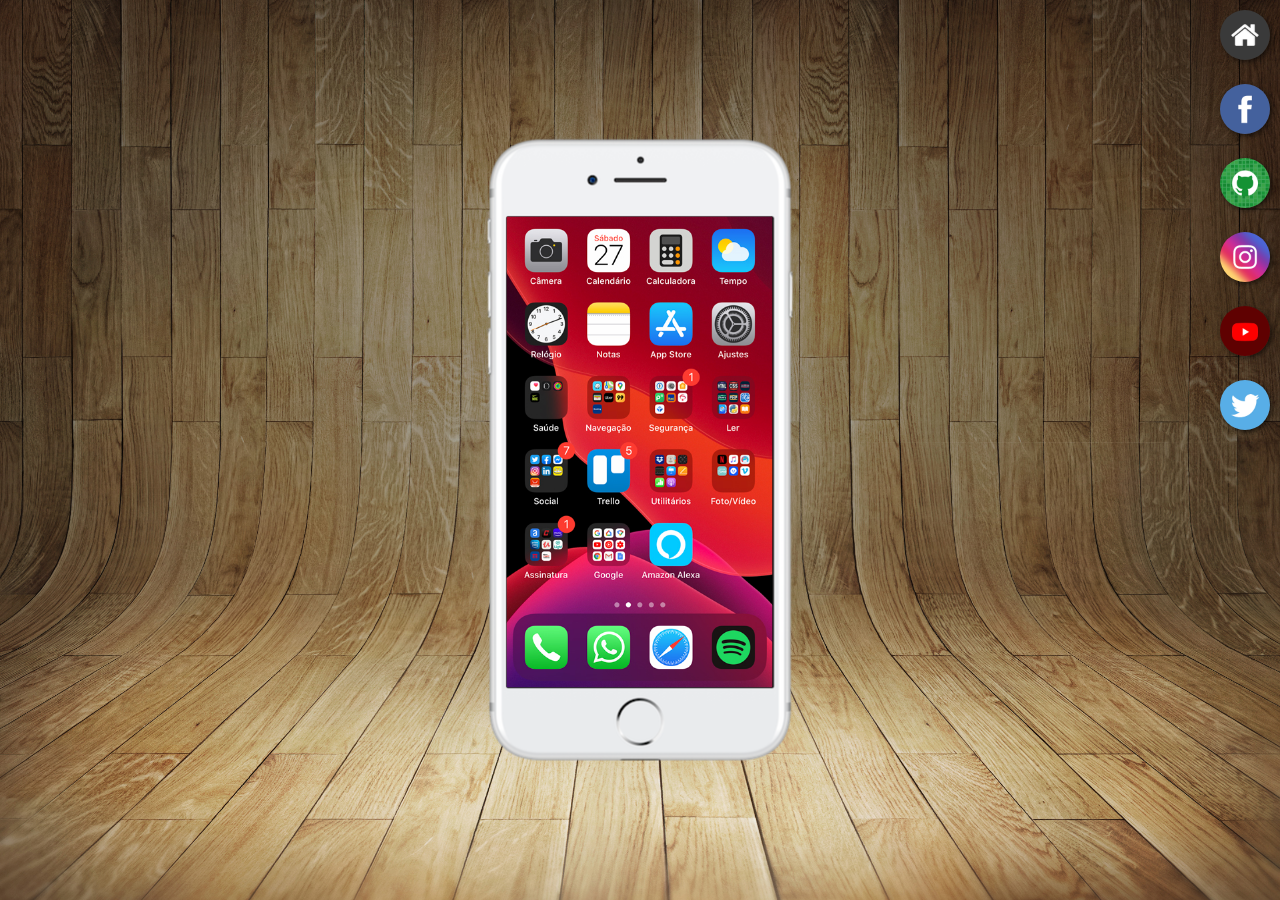
<file: index.html>
<!DOCTYPE html>
<html lang="pt-br">
<head>
    <meta charset="UTF-8">
    <meta http-equiv="X-UA-Compatible" content="IE=edge">
    <meta name="viewport" content="width=device-width, initial-scale=1.0">
    <link rel="shortcut icon" href="imagens/favicon.ico" type="image/x-icon">
    <link rel="stylesheet" href="estilos/style.css">
    <title>Projeto Redes Sociais</title>
</head>
<body>
    <main>
        <section id="telefone">
            <iframe src="home.html" name="tela" id="tela" frameborder="0">
                <p>Seu navegador não é compativél com esta aplicação.</p>
            </iframe>
        </section>
        <section id="redes-sociais">
            <a href="home.html" target="tela"><img src="imagens/logo-home.jpg" alt="Home"></a> <br>
            <a href="facebook.html" target="tela"><img src="imagens/logo-facebook.jpg" alt="Facebook"></a> <br>
            <a href="github.html" target="tela"><img src="imagens/logo-github.jpg" alt="Github"></a> <br>
            <a href="instagram.html" target="tela"><img src="imagens/logo-instagram.jpg" alt="Instagram"></a> <br>
            <a href="youtube.html" target="tela"><img src="imagens/logo-youtube.jpg" alt="Youtube"></a> <br>
            <a href="twitter.html" target="tela"><img src="imagens/logo-twitter.jpg" alt="Twitter"></a>
        </section>
    </main>
</body>
</html>
</file>
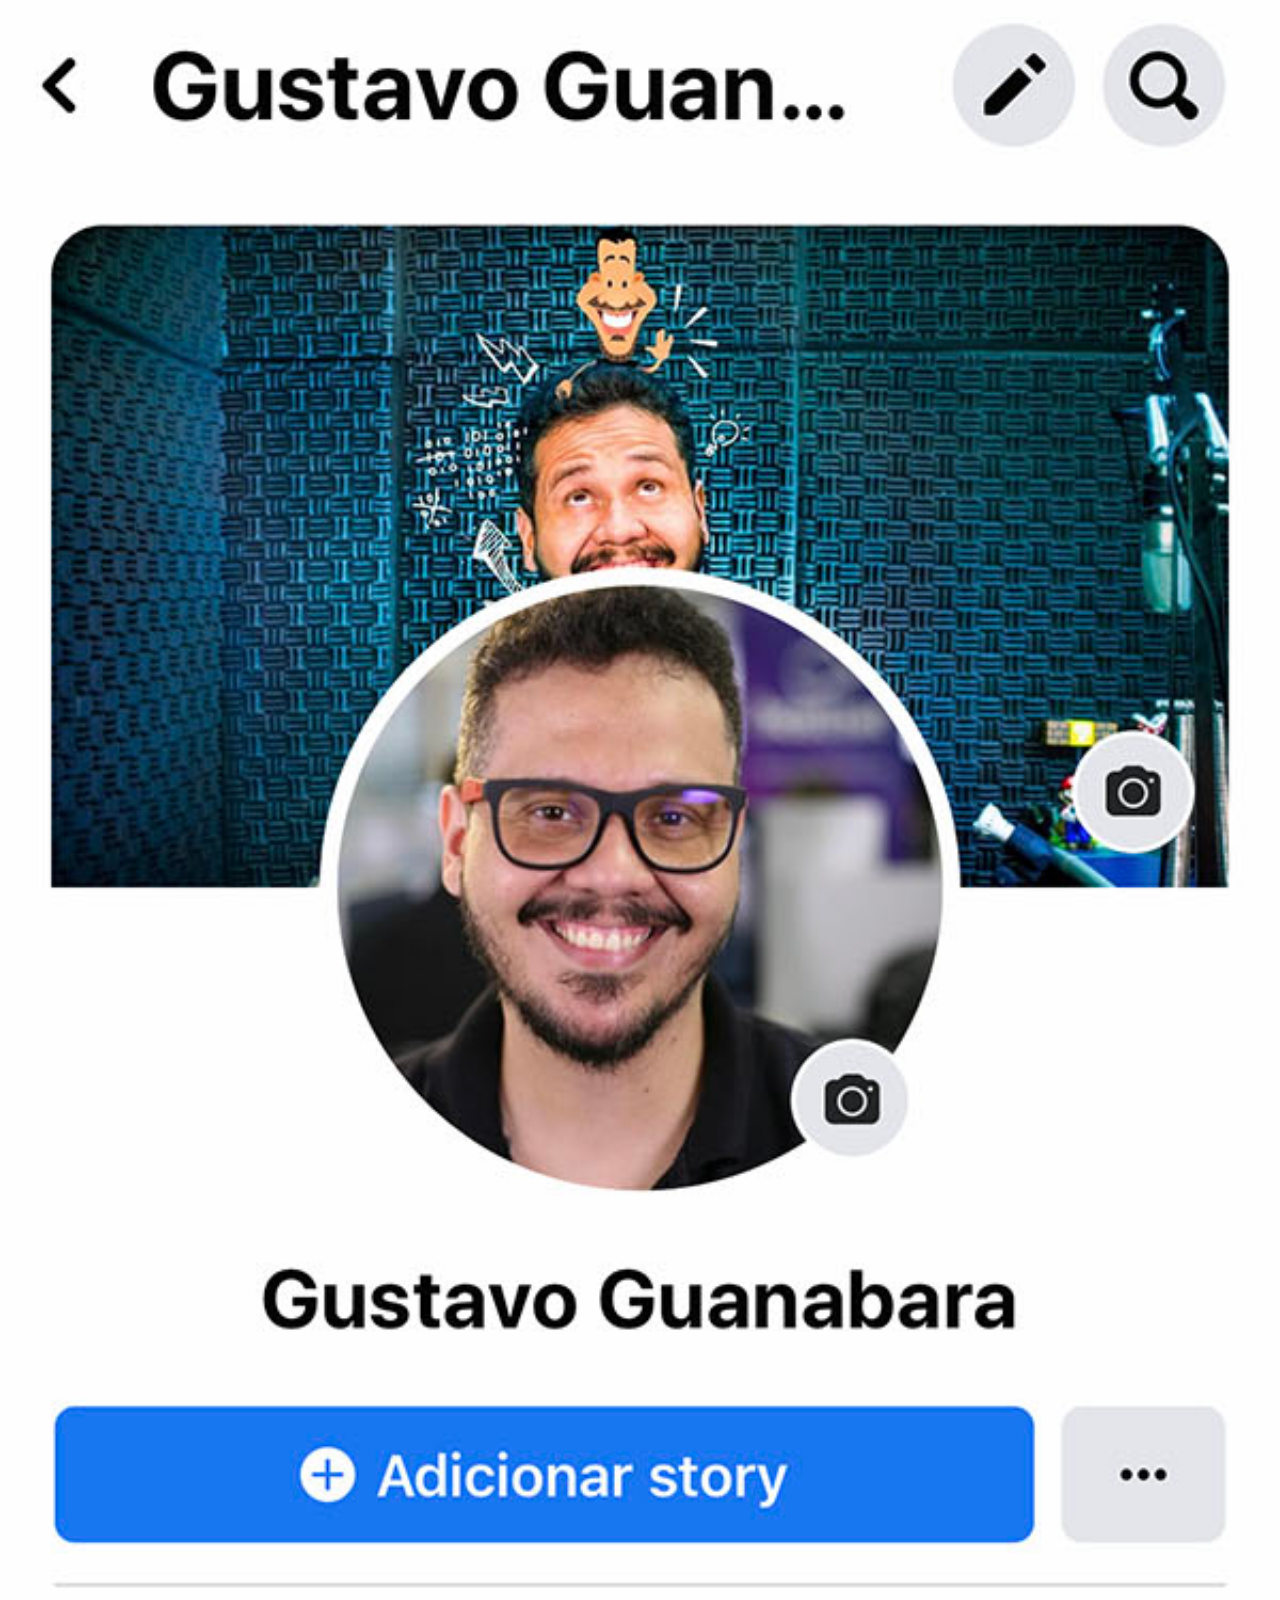
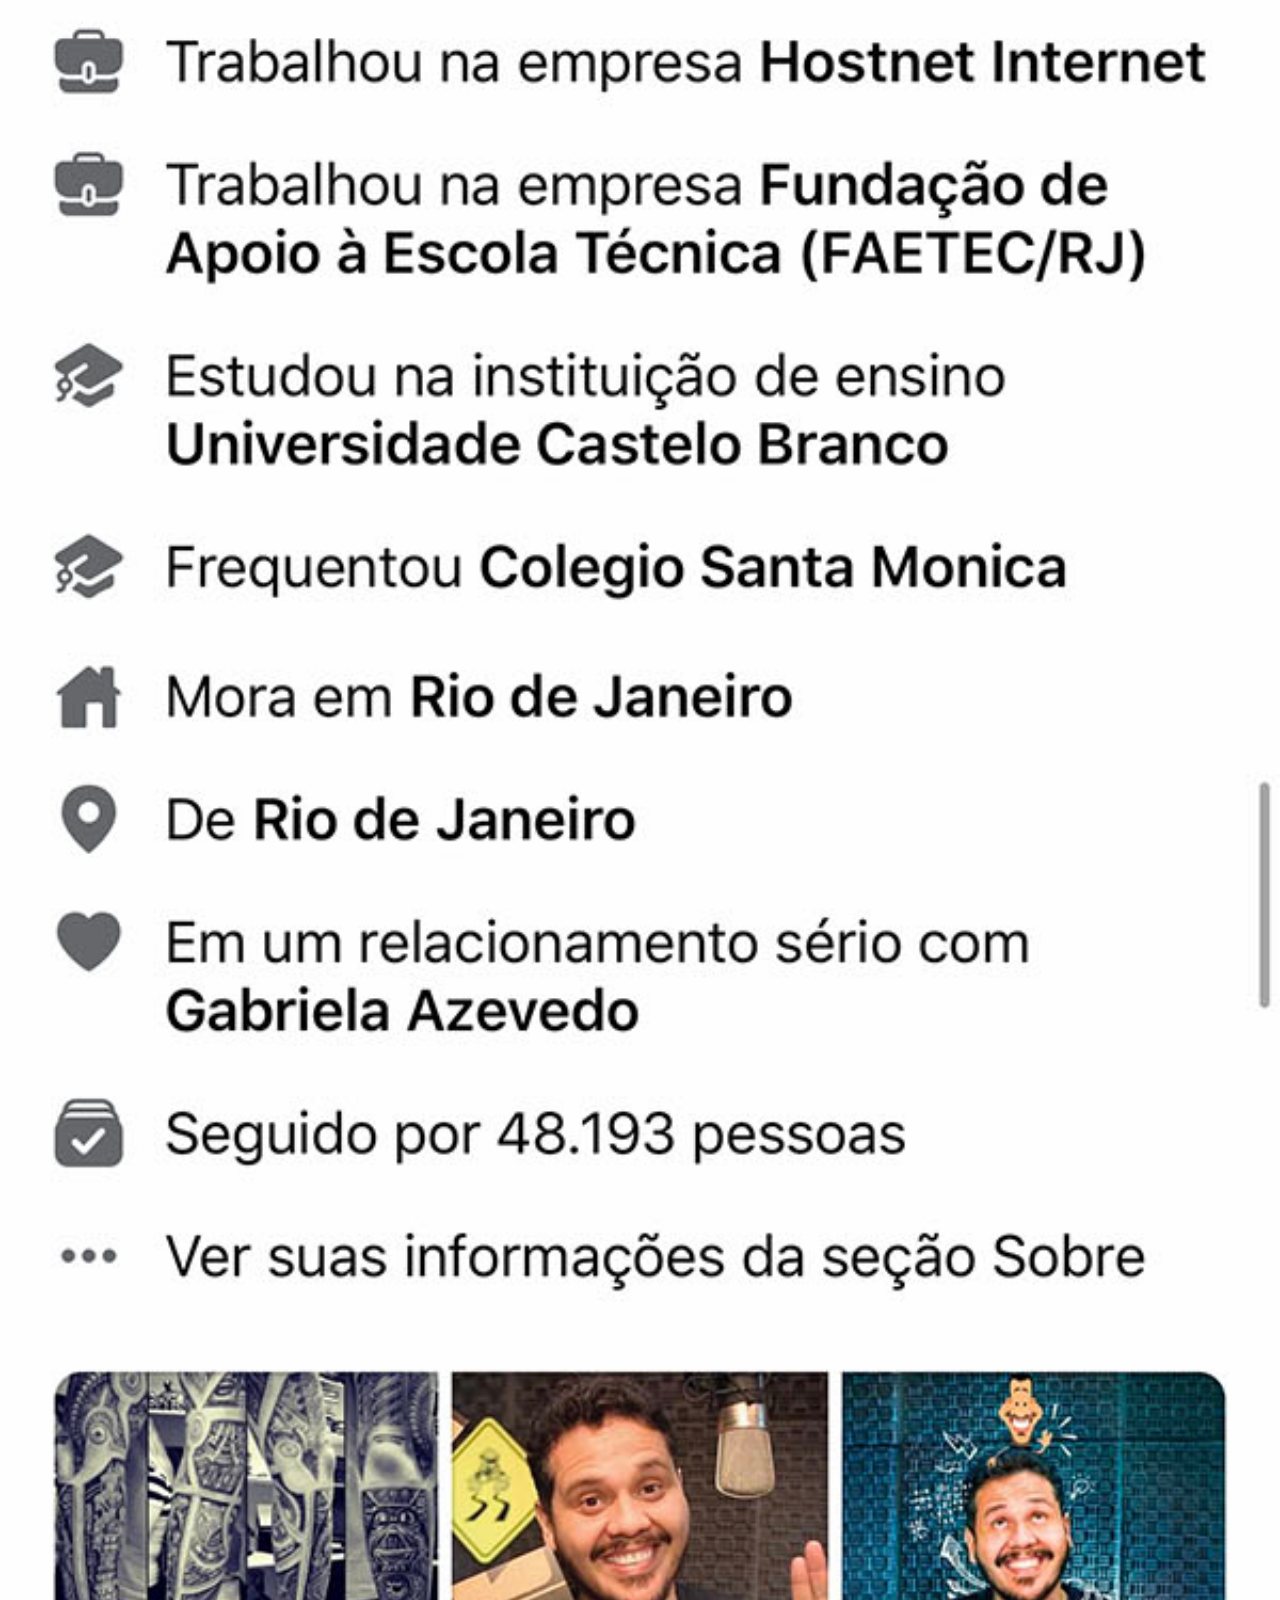
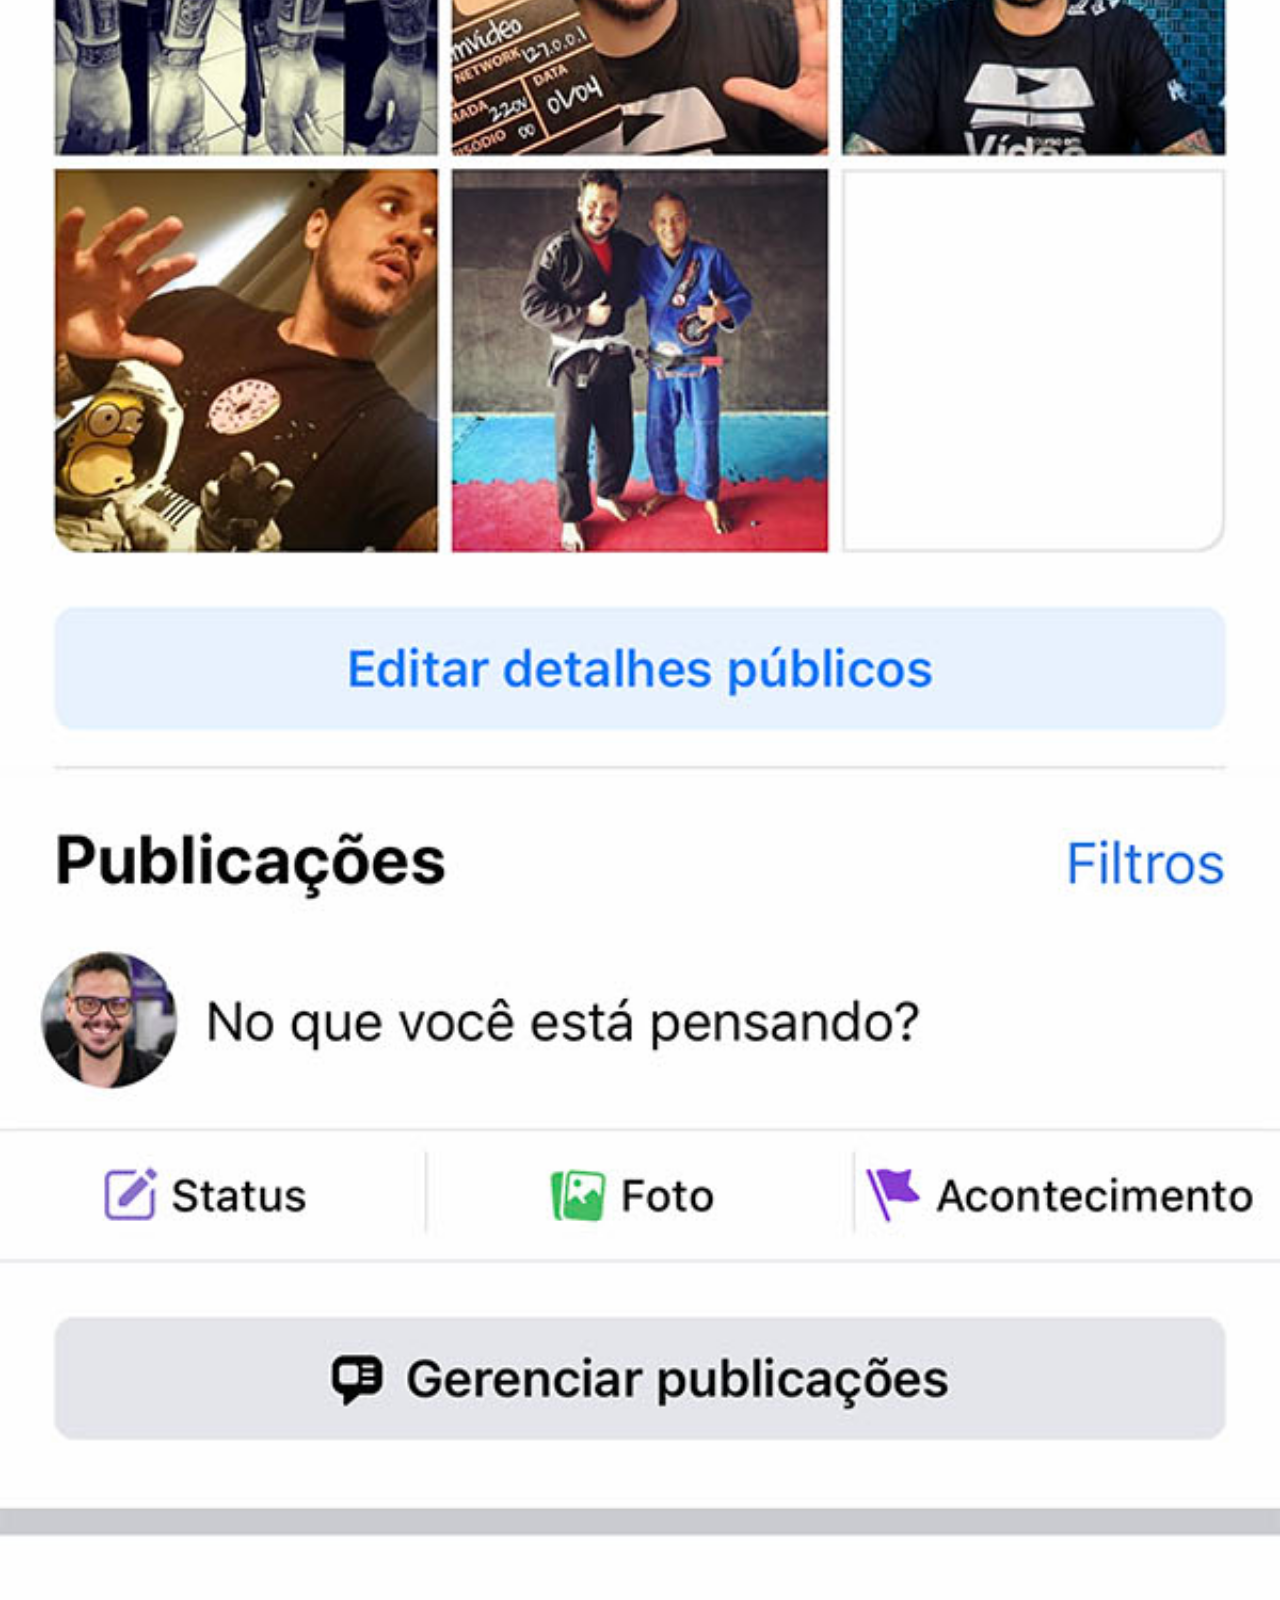
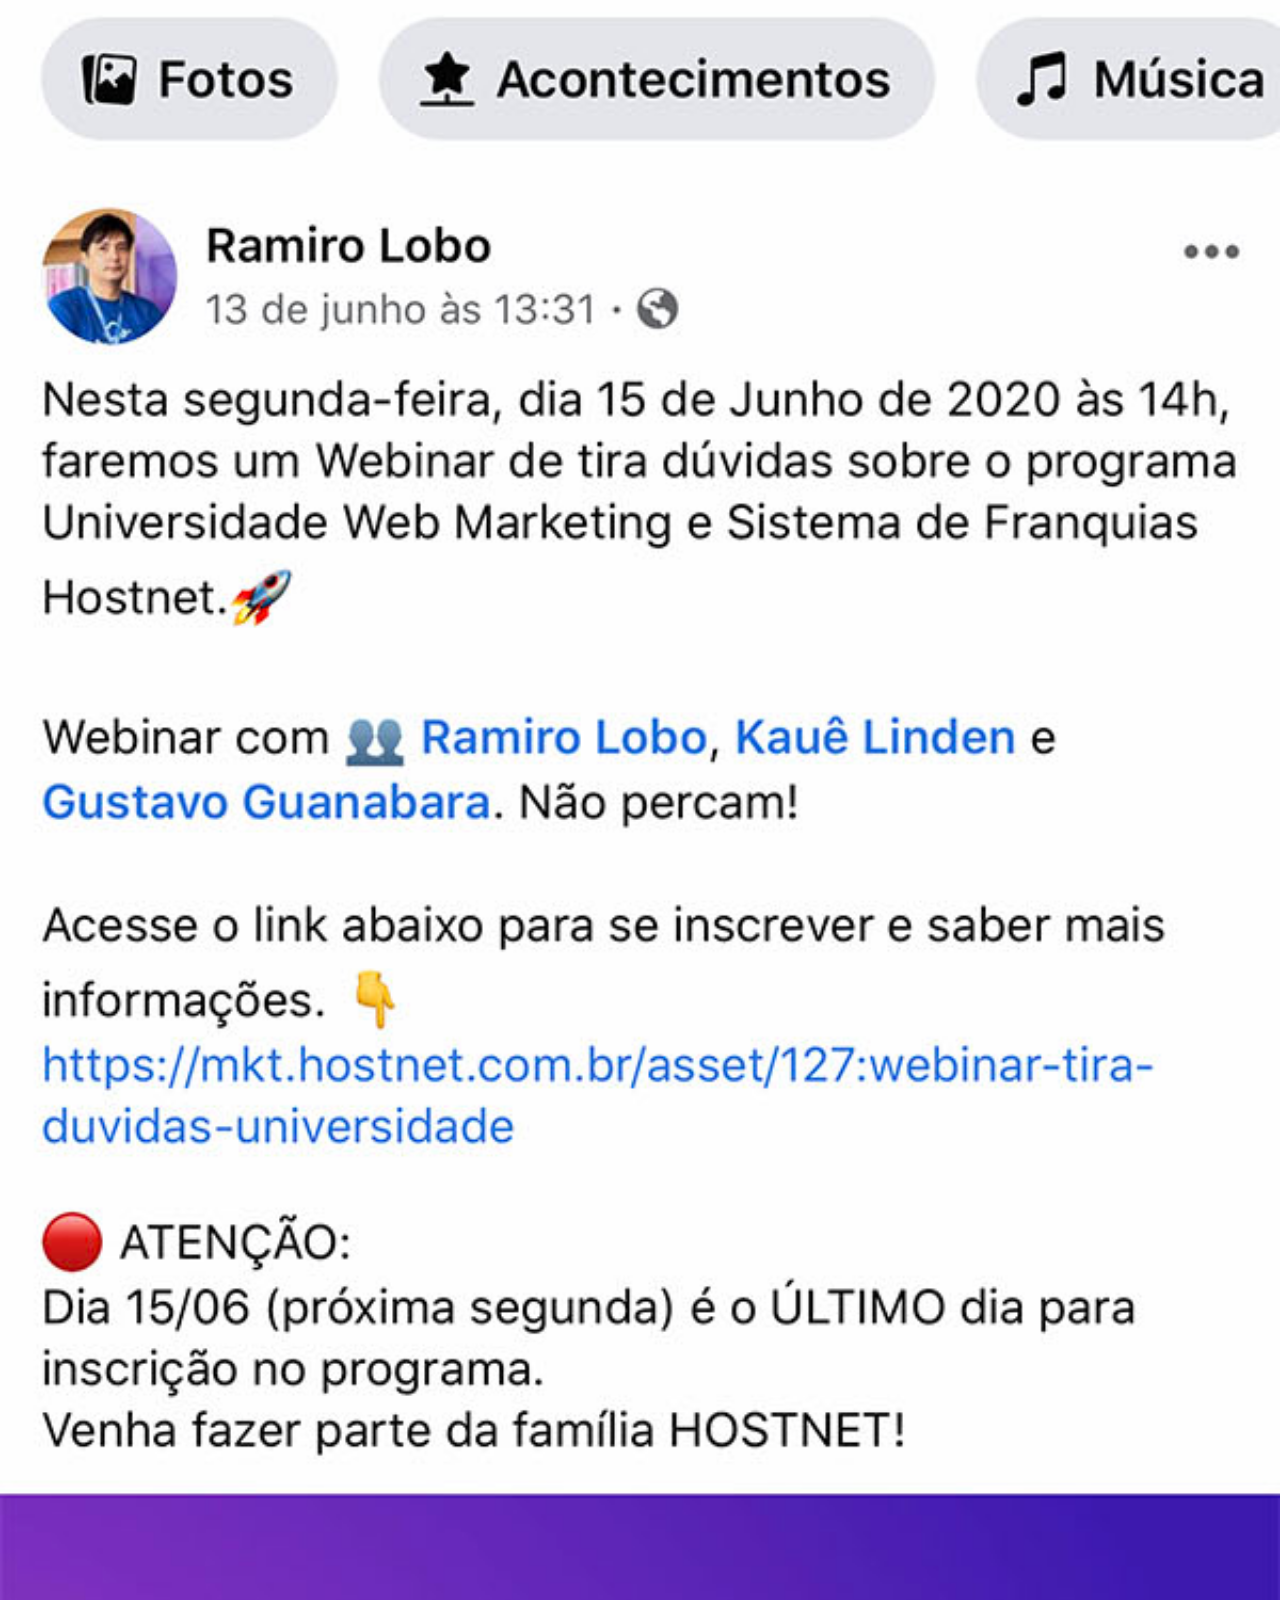
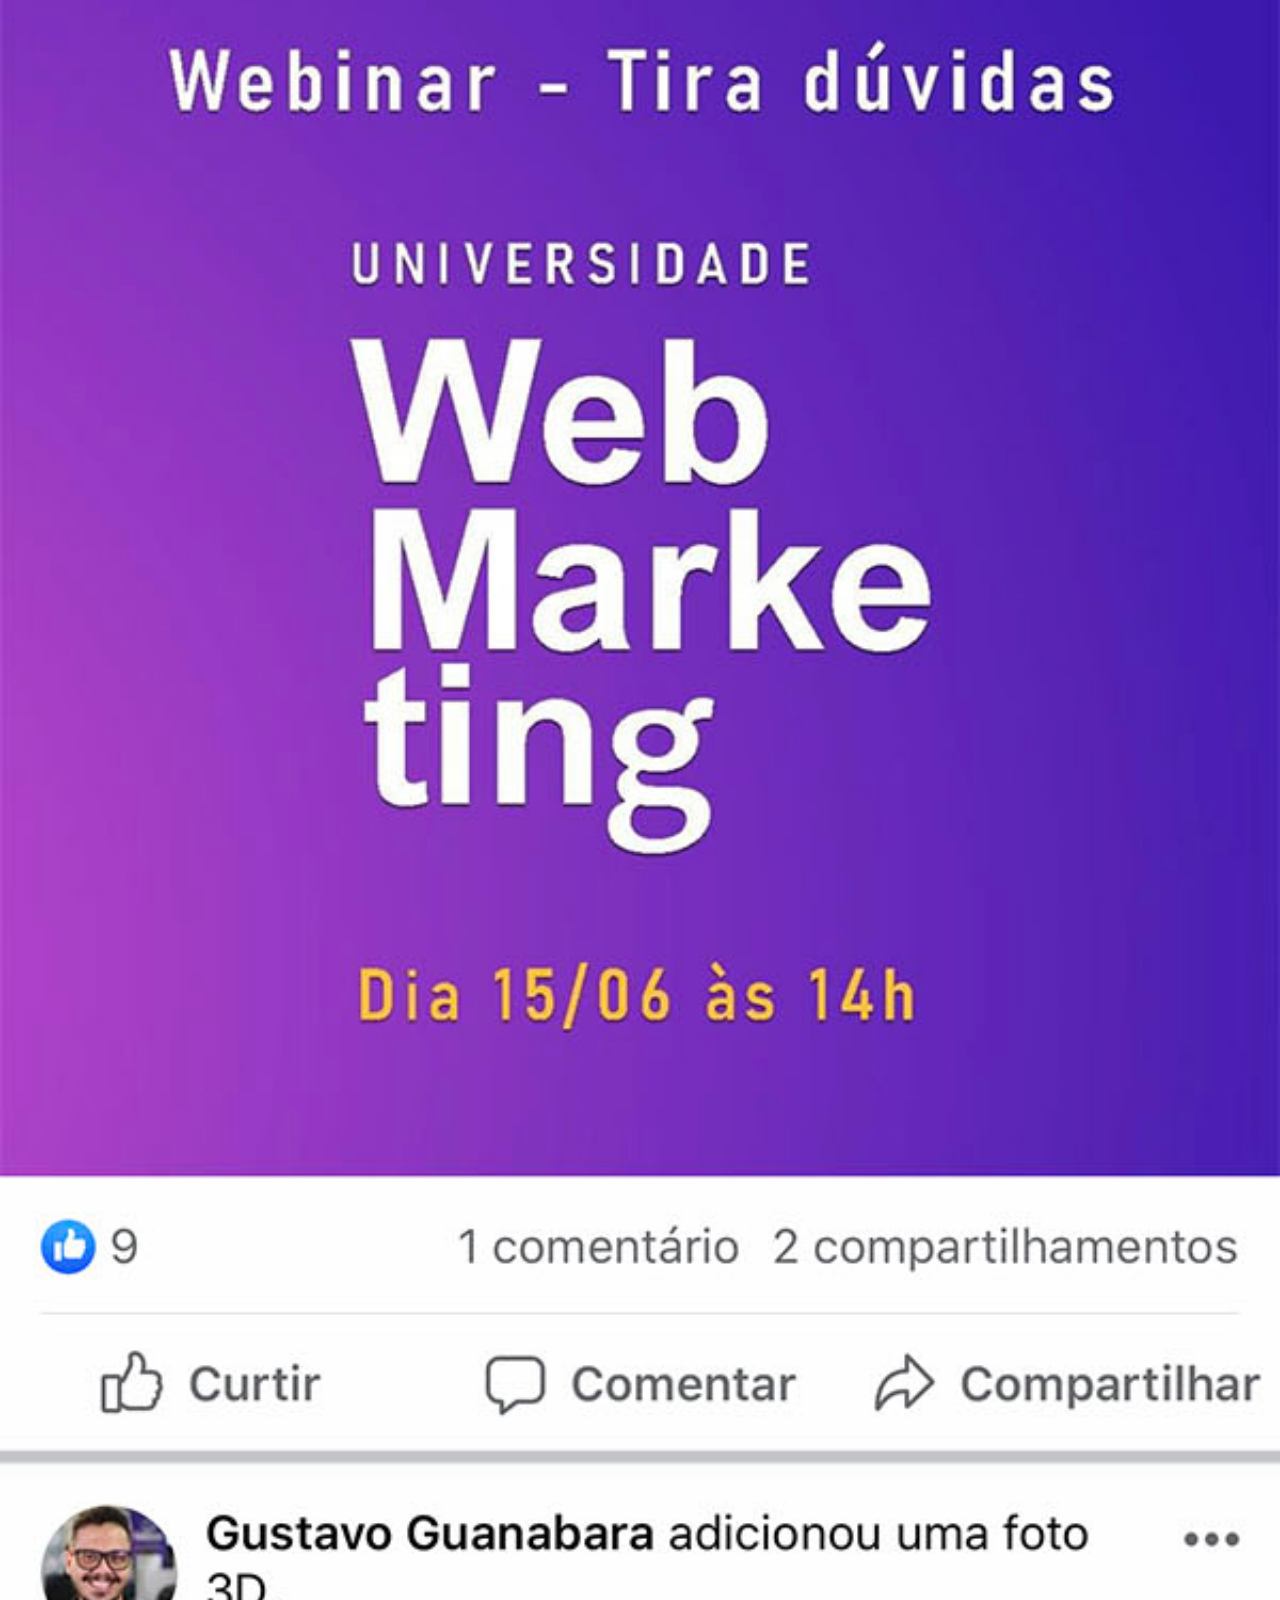
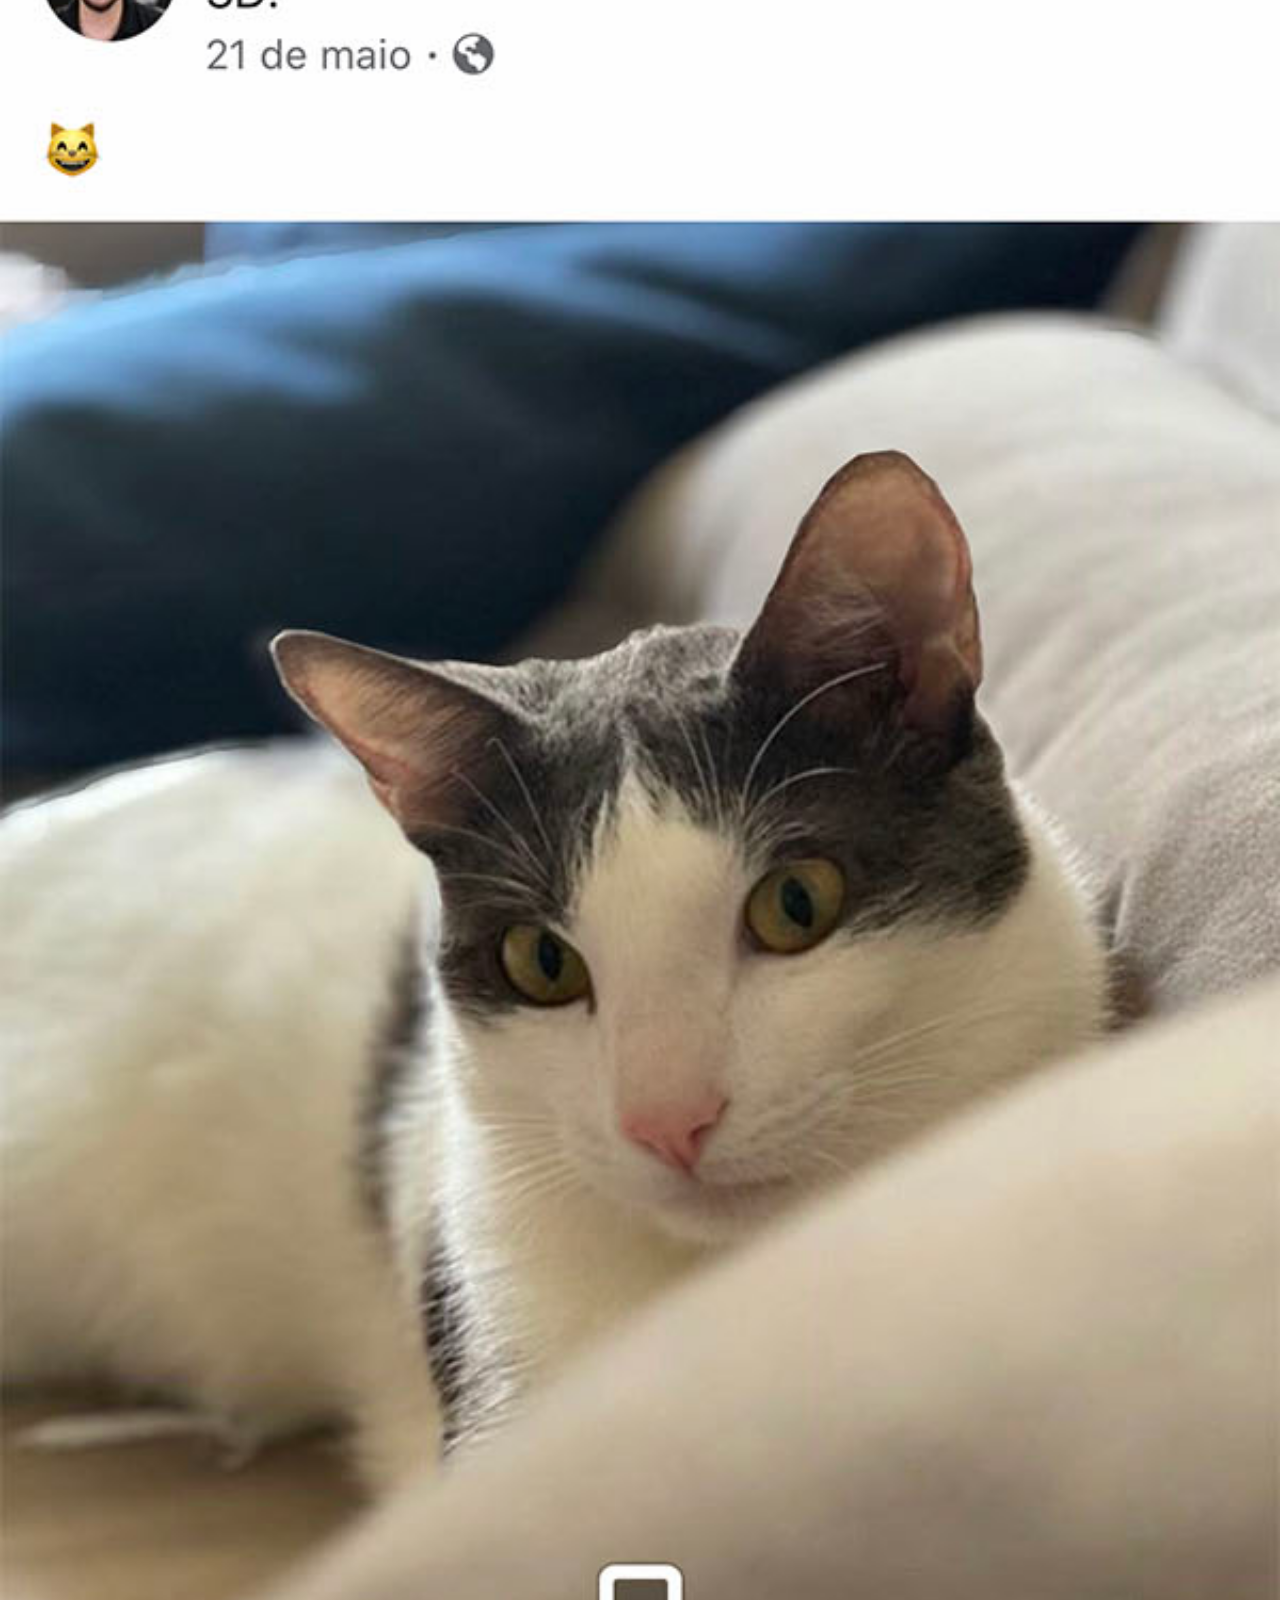
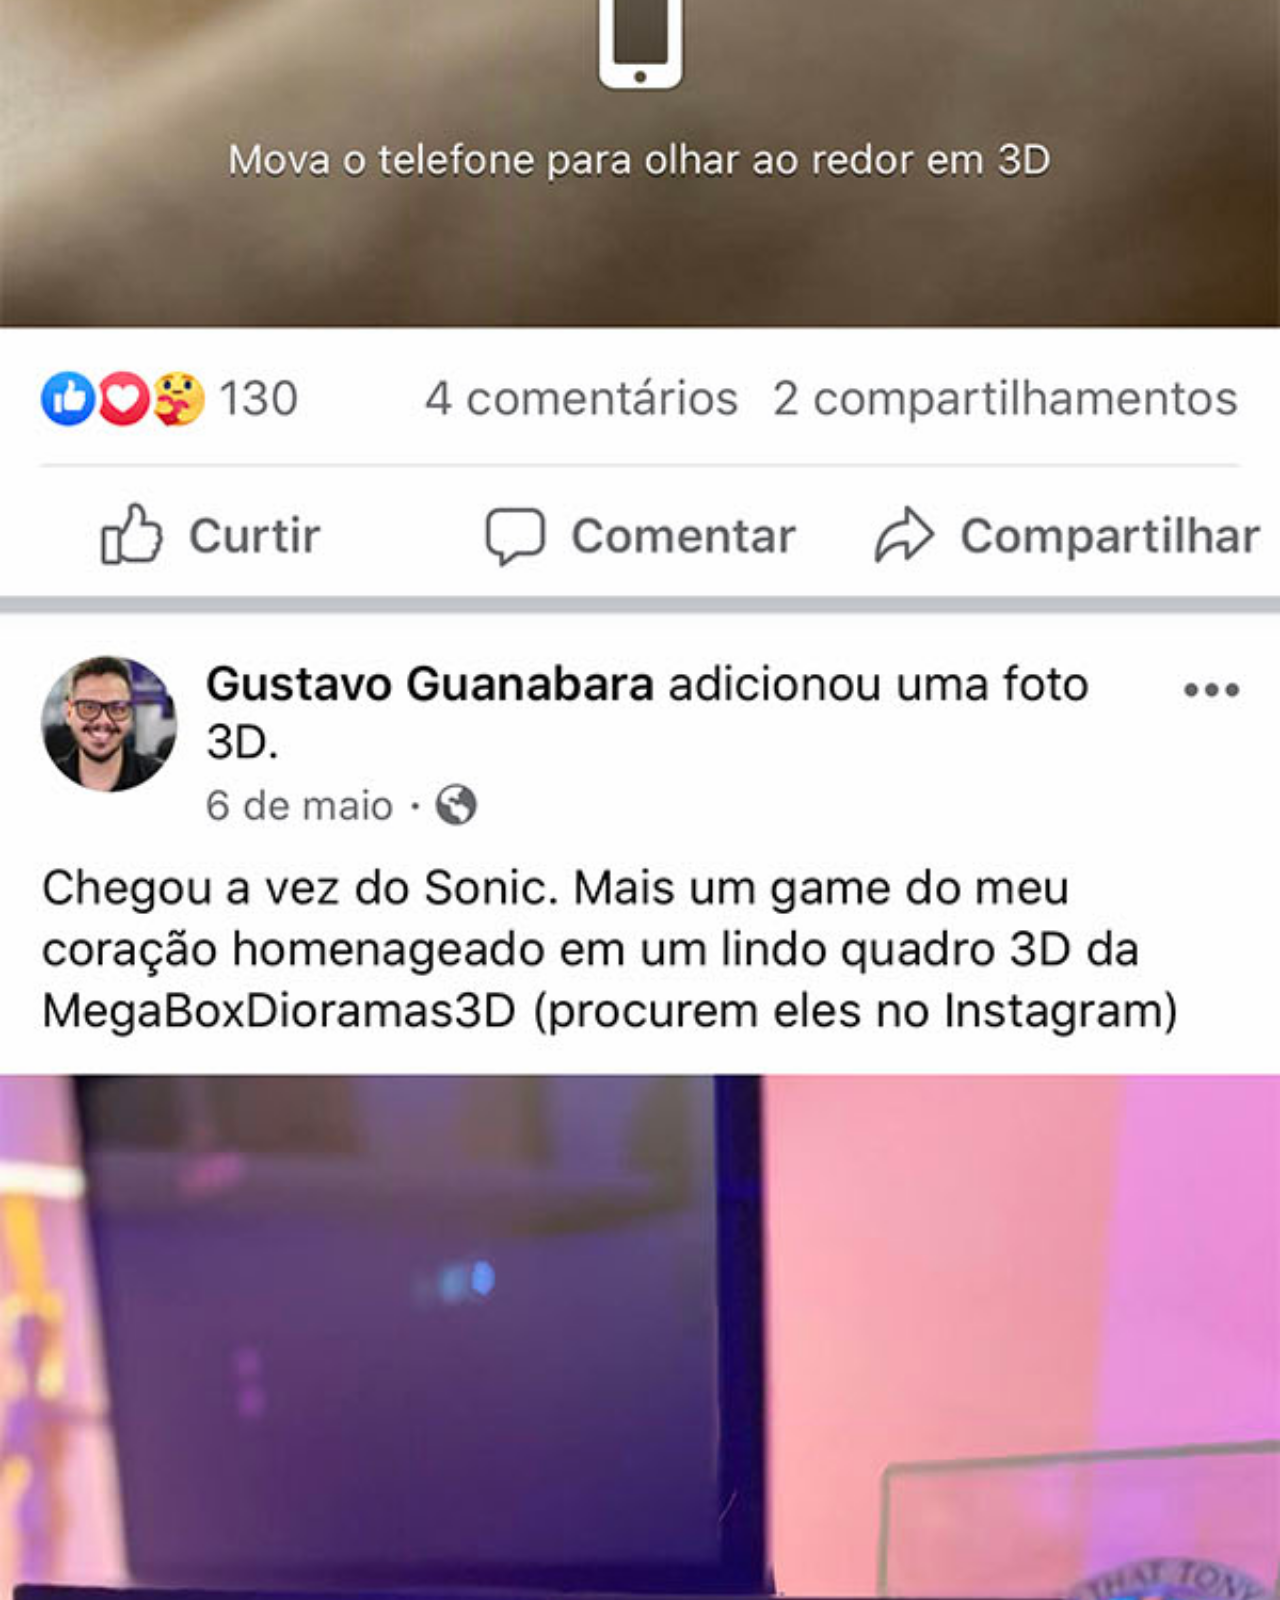
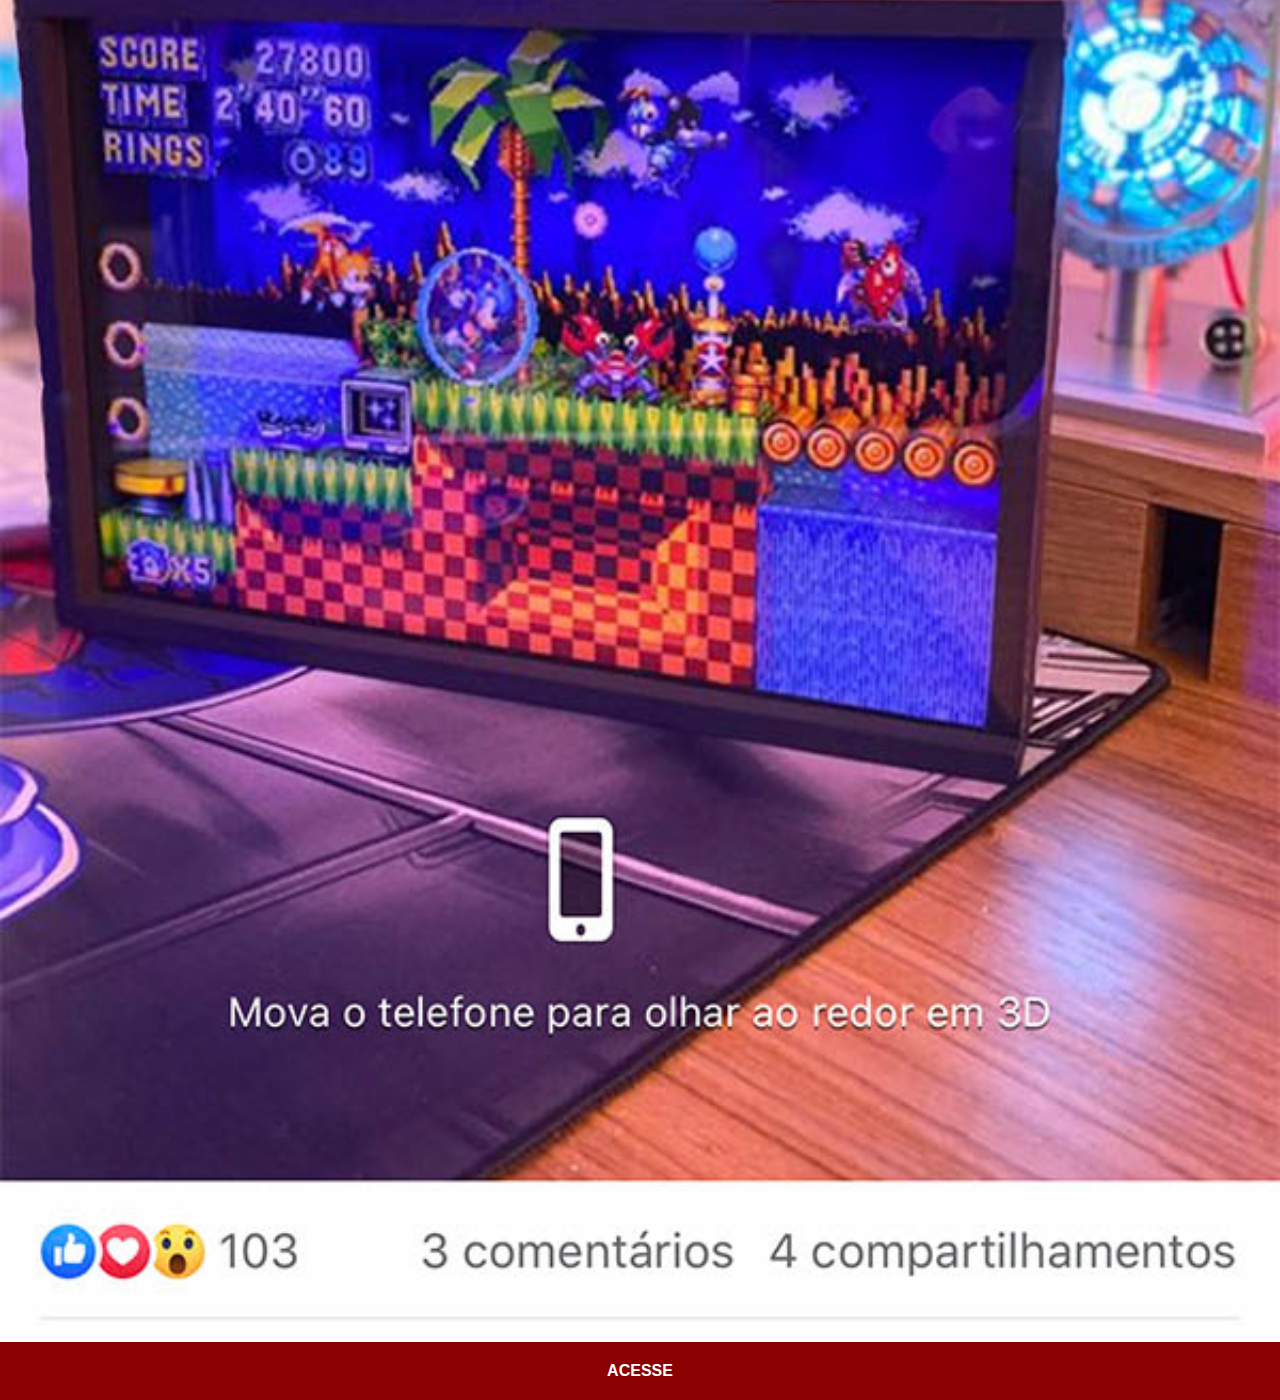
<file: facebook.html>
<!DOCTYPE html>
<html lang="pt-br">
<head>
    <meta charset="UTF-8">
    <meta http-equiv="X-UA-Compatible" content="IE=edge">
    <meta name="viewport" content="width=device-width, initial-scale=1.0">
    <title>Document</title>
    <link rel="stylesheet" href="estilos/social.css">
</head>
<body>
    <img src="imagens/tela-facebook.jpg" alt="tela facebook"><a href="https://www.facebook.com/gustavoguanabara/?locale=pt_BR" target="_blank">ACESSE</a>
</body>
</html>
</file>
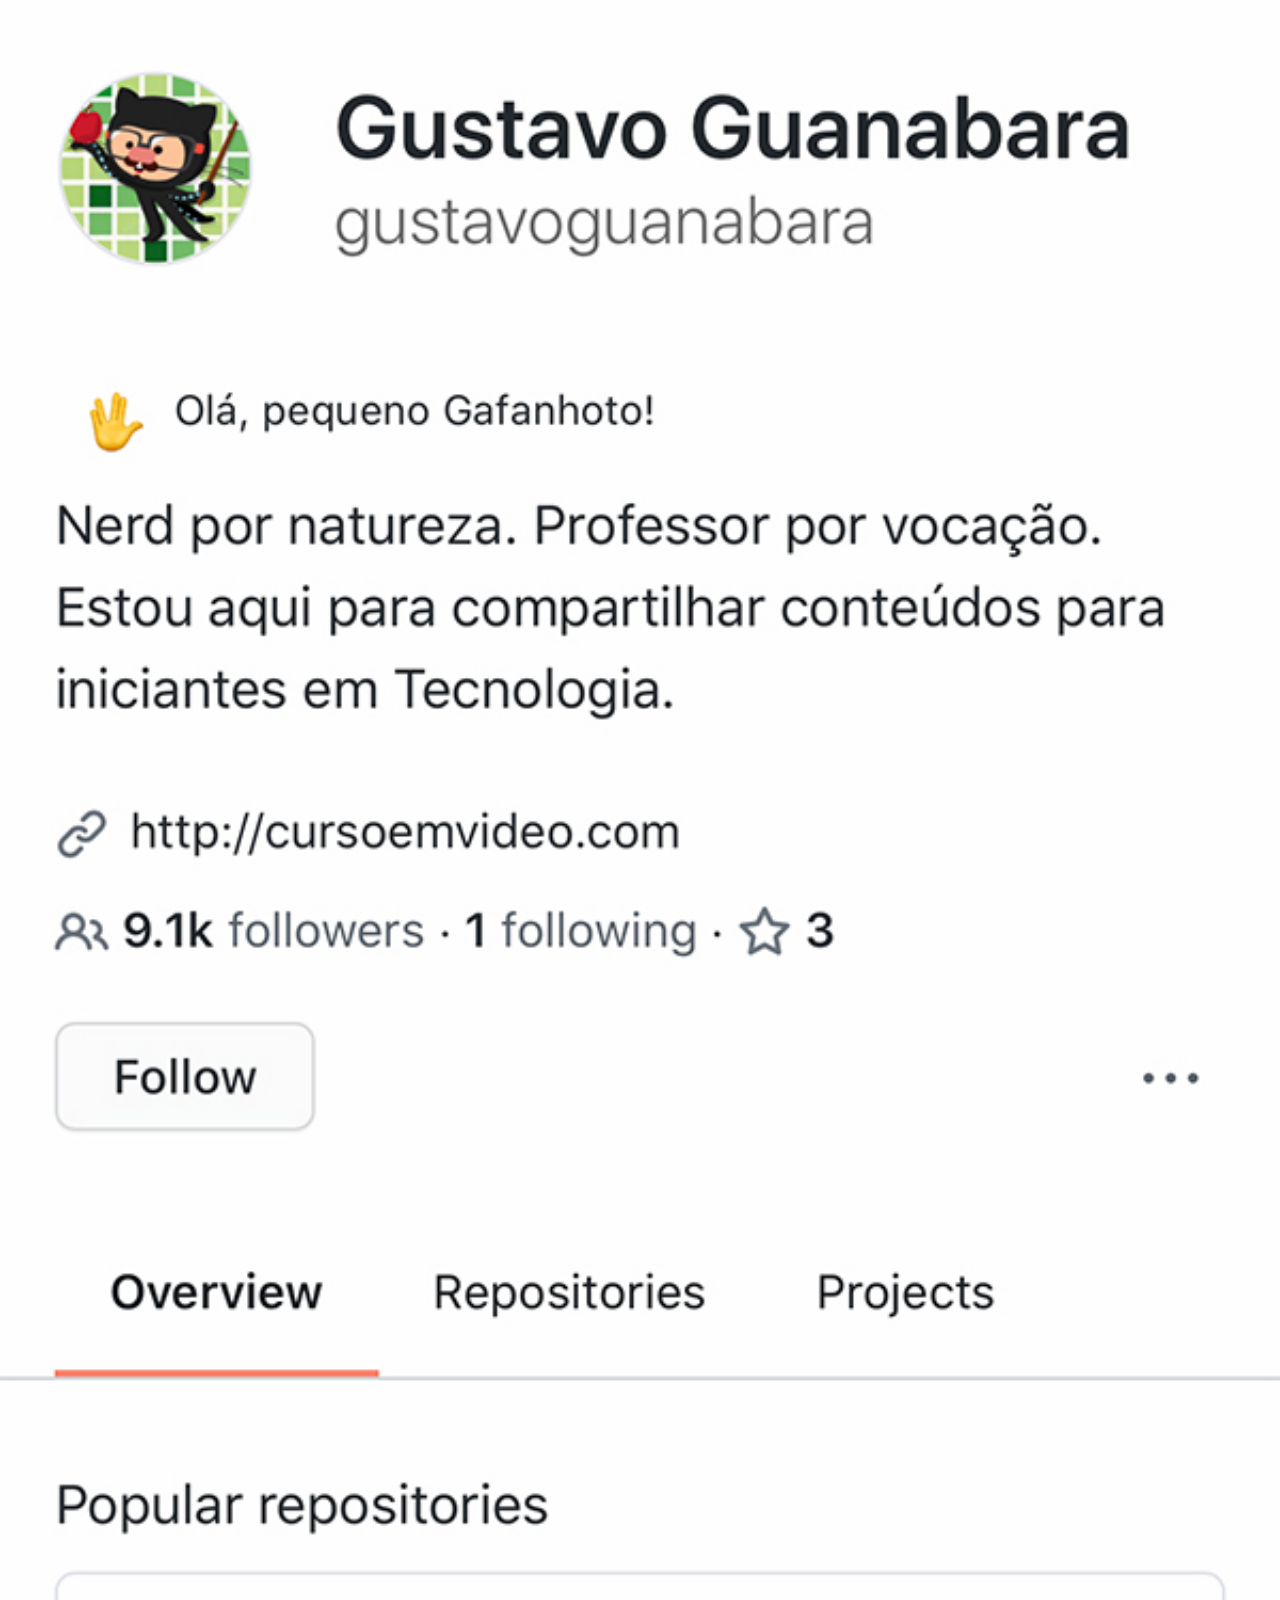
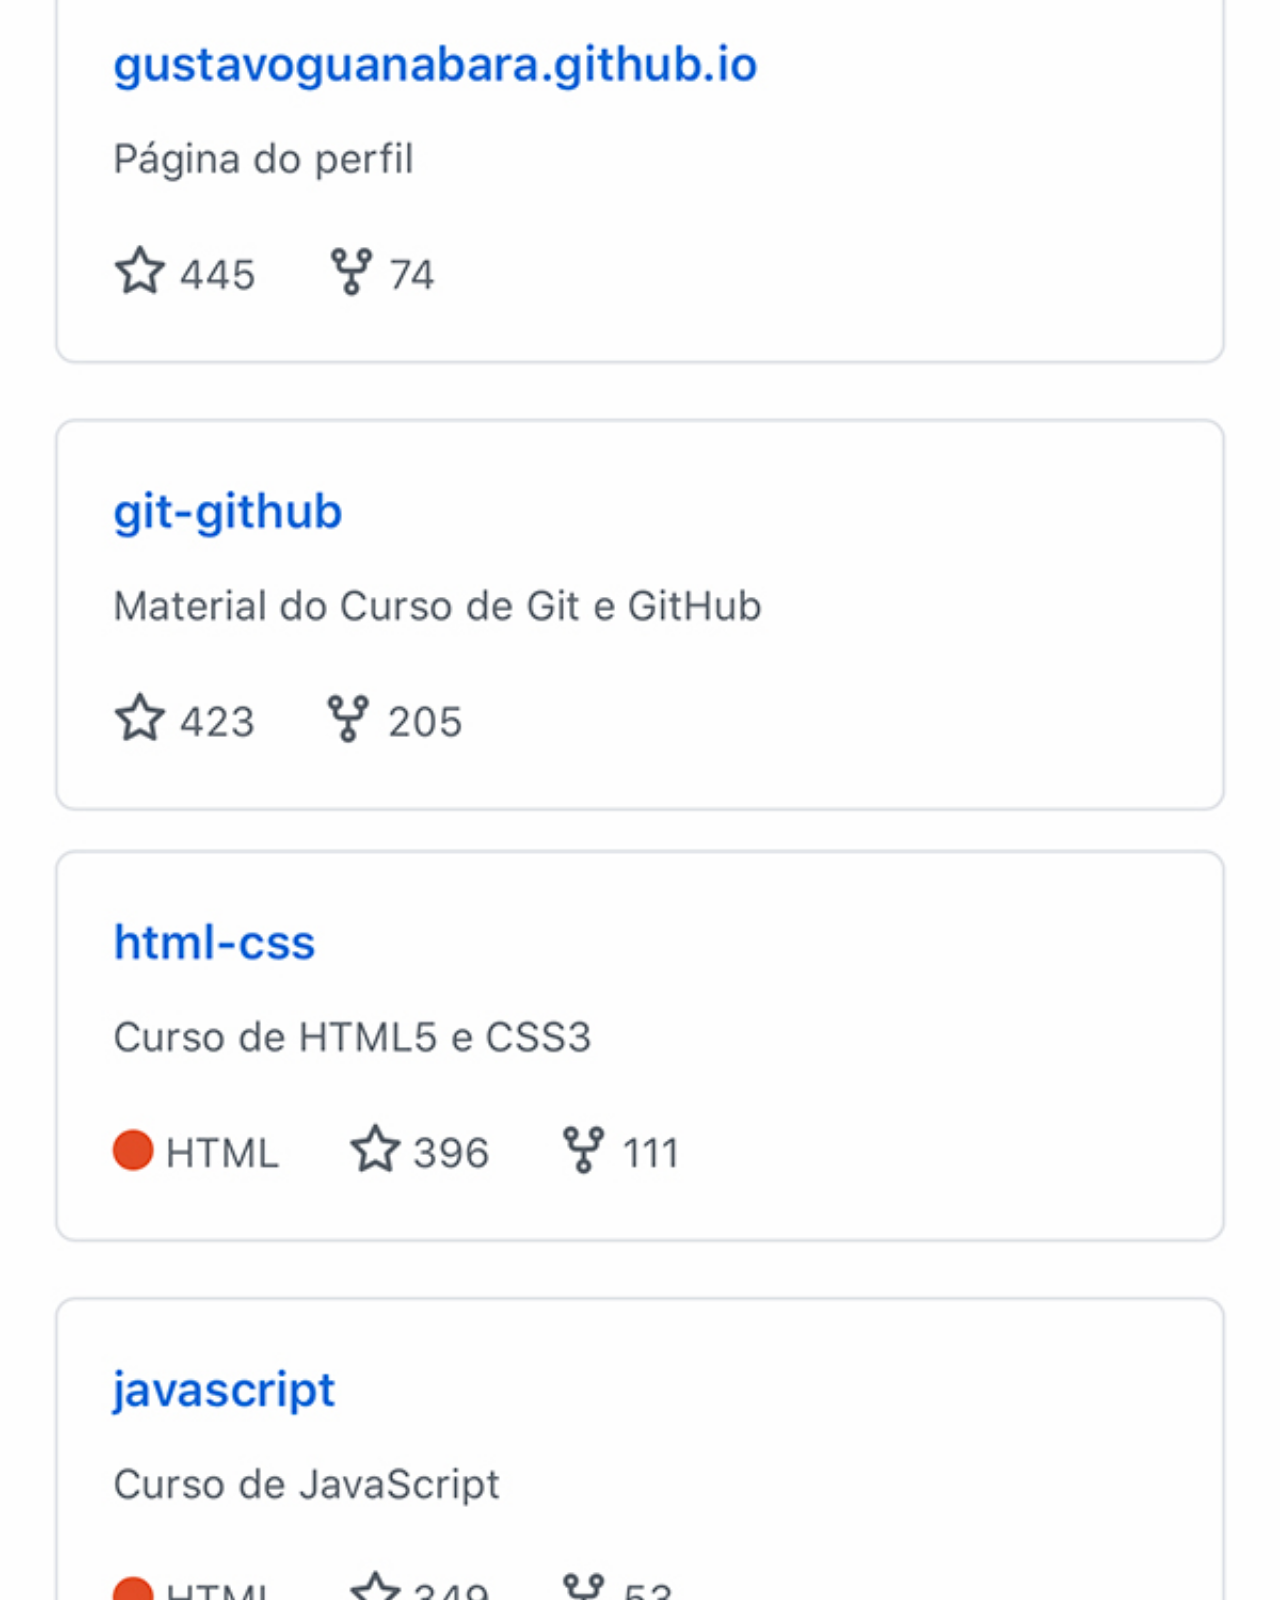
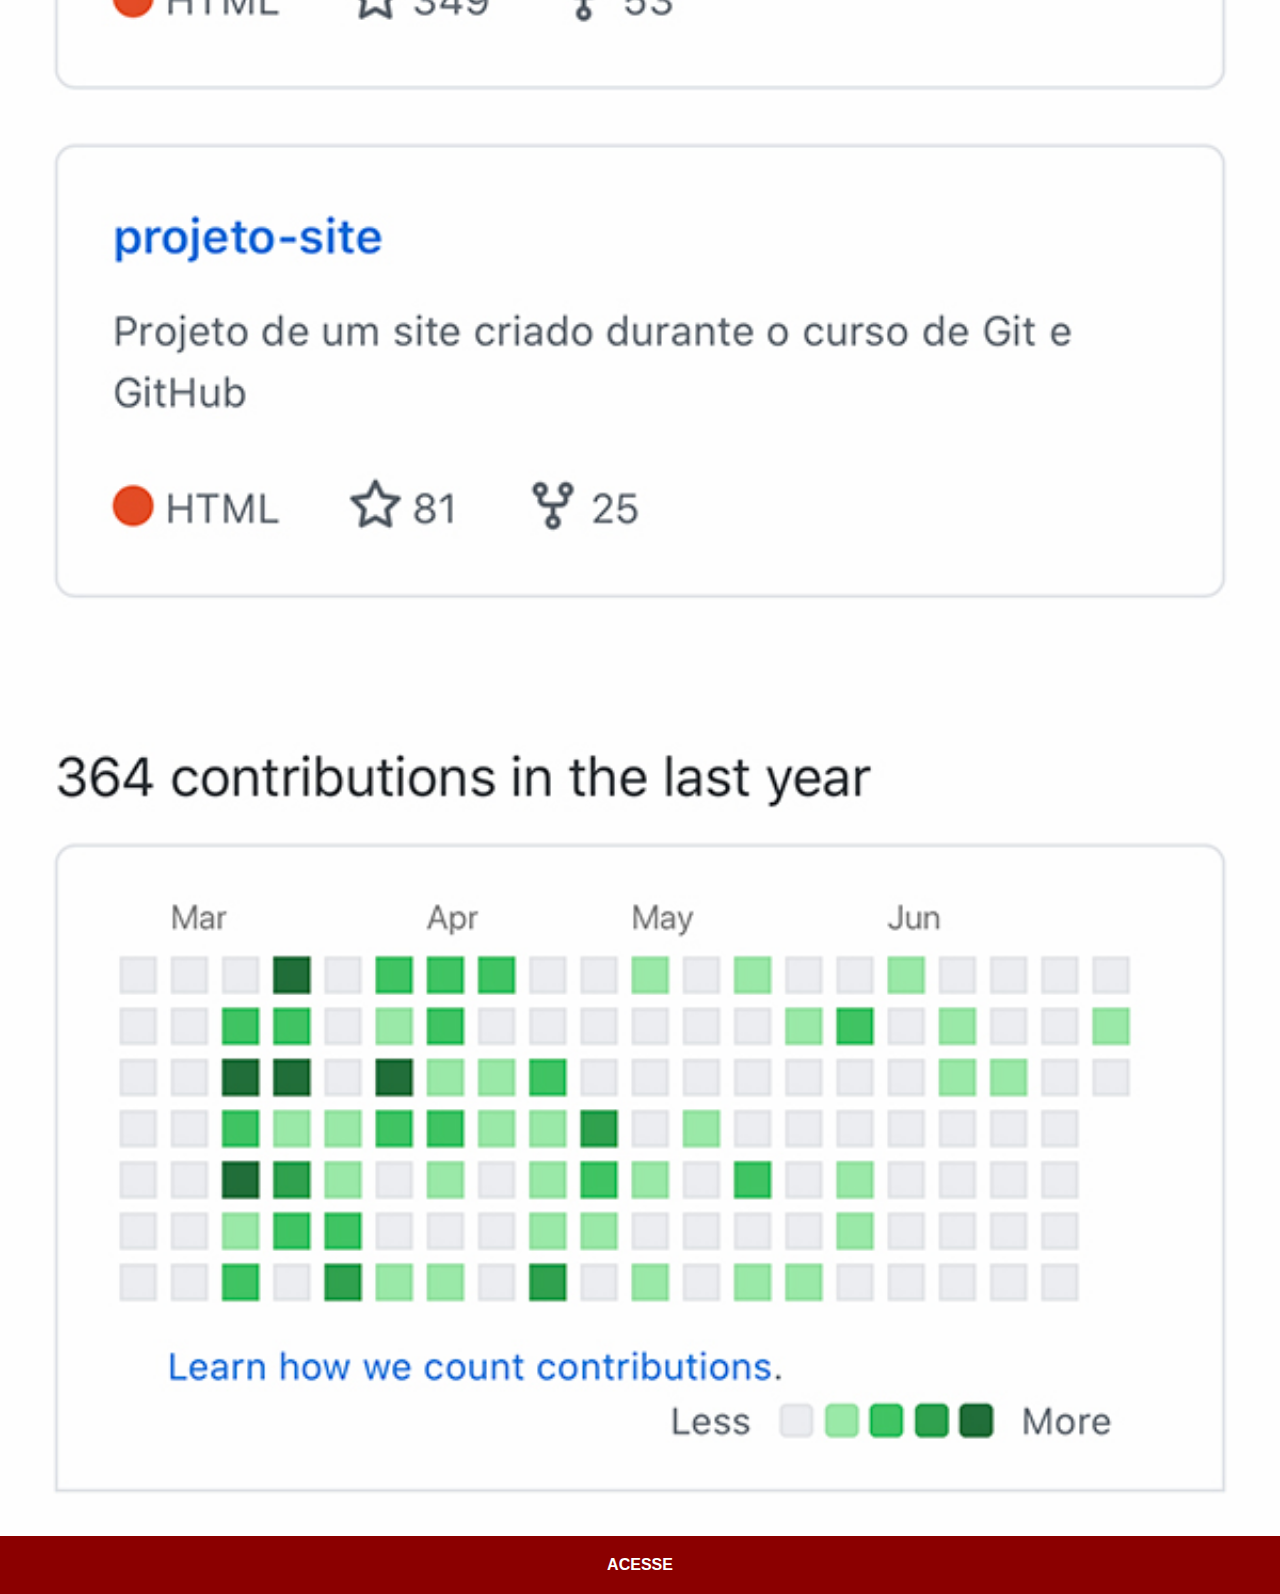
<file: github.html>
<!DOCTYPE html>
<html lang="pt-br">
<head>
    <meta charset="UTF-8">
    <meta http-equiv="X-UA-Compatible" content="IE=edge">
    <meta name="viewport" content="width=device-width, initial-scale=1.0">
    <title>Document</title>
    <link rel="stylesheet" href="estilos/social.css">
</head>
<body>
    <img src="imagens/tela-github.jpg" alt="tela Github"><a href="https://github.com/gustavoguanabara" target="_blank">ACESSE</a>
</body>
</html>
</file>
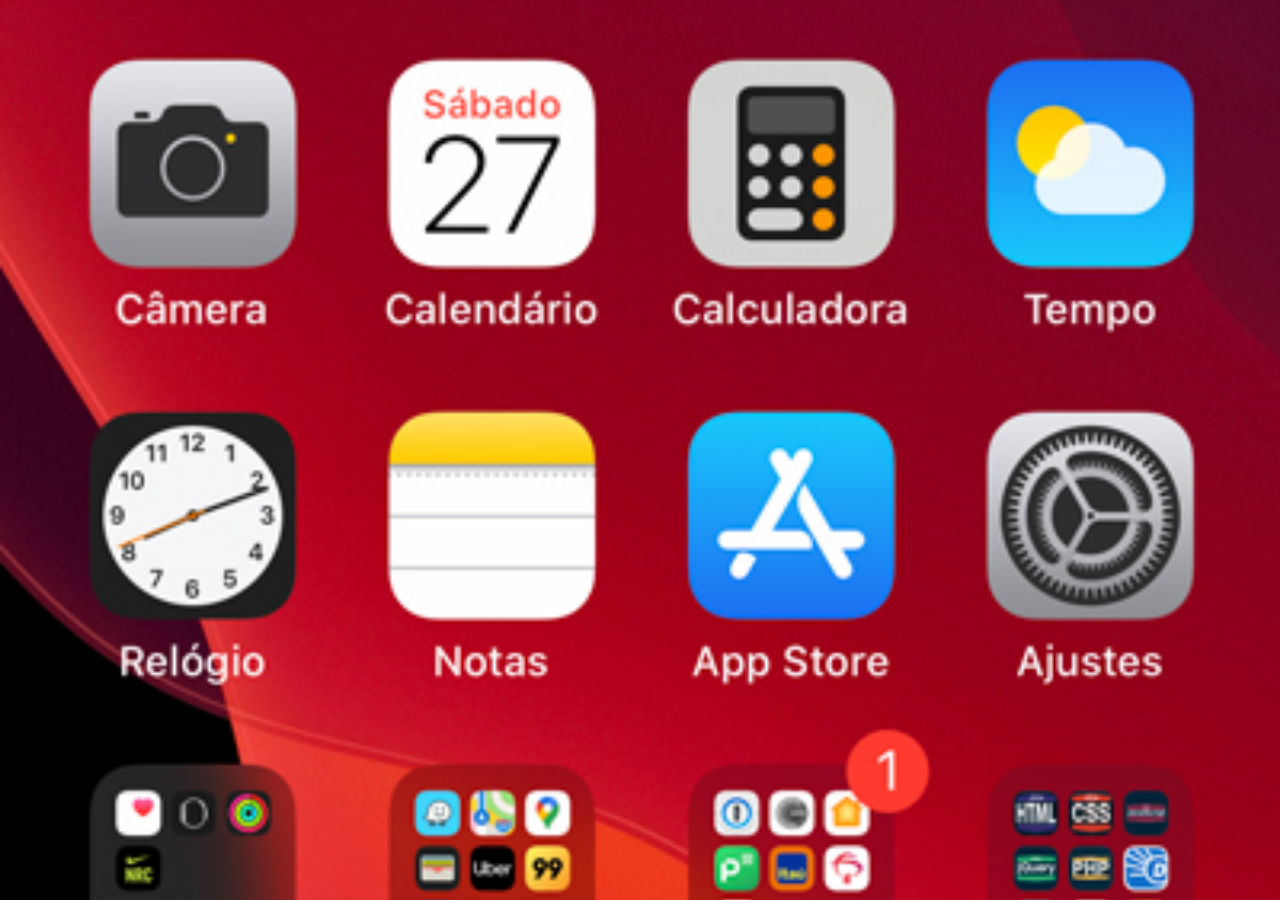
<file: home.html>
<!DOCTYPE html>
<html lang="pt-br">
<head>
    <meta charset="UTF-8">
    <meta http-equiv="X-UA-Compatible" content="IE=edge">
    <meta name="viewport" content="width=device-width, initial-scale=1.0">
    <style>
        * {
            padding: 0px;
            margin: 0px;
        }
        body {
            height: 100vh;
            width: 100vw;
            background: black url(imagens/tela-home.jpg) no-repeat top center;
            background-size: cover;
        }
    </style>
    <title>Document</title>
</head>
<body>
    
</body>
</html>
</file>
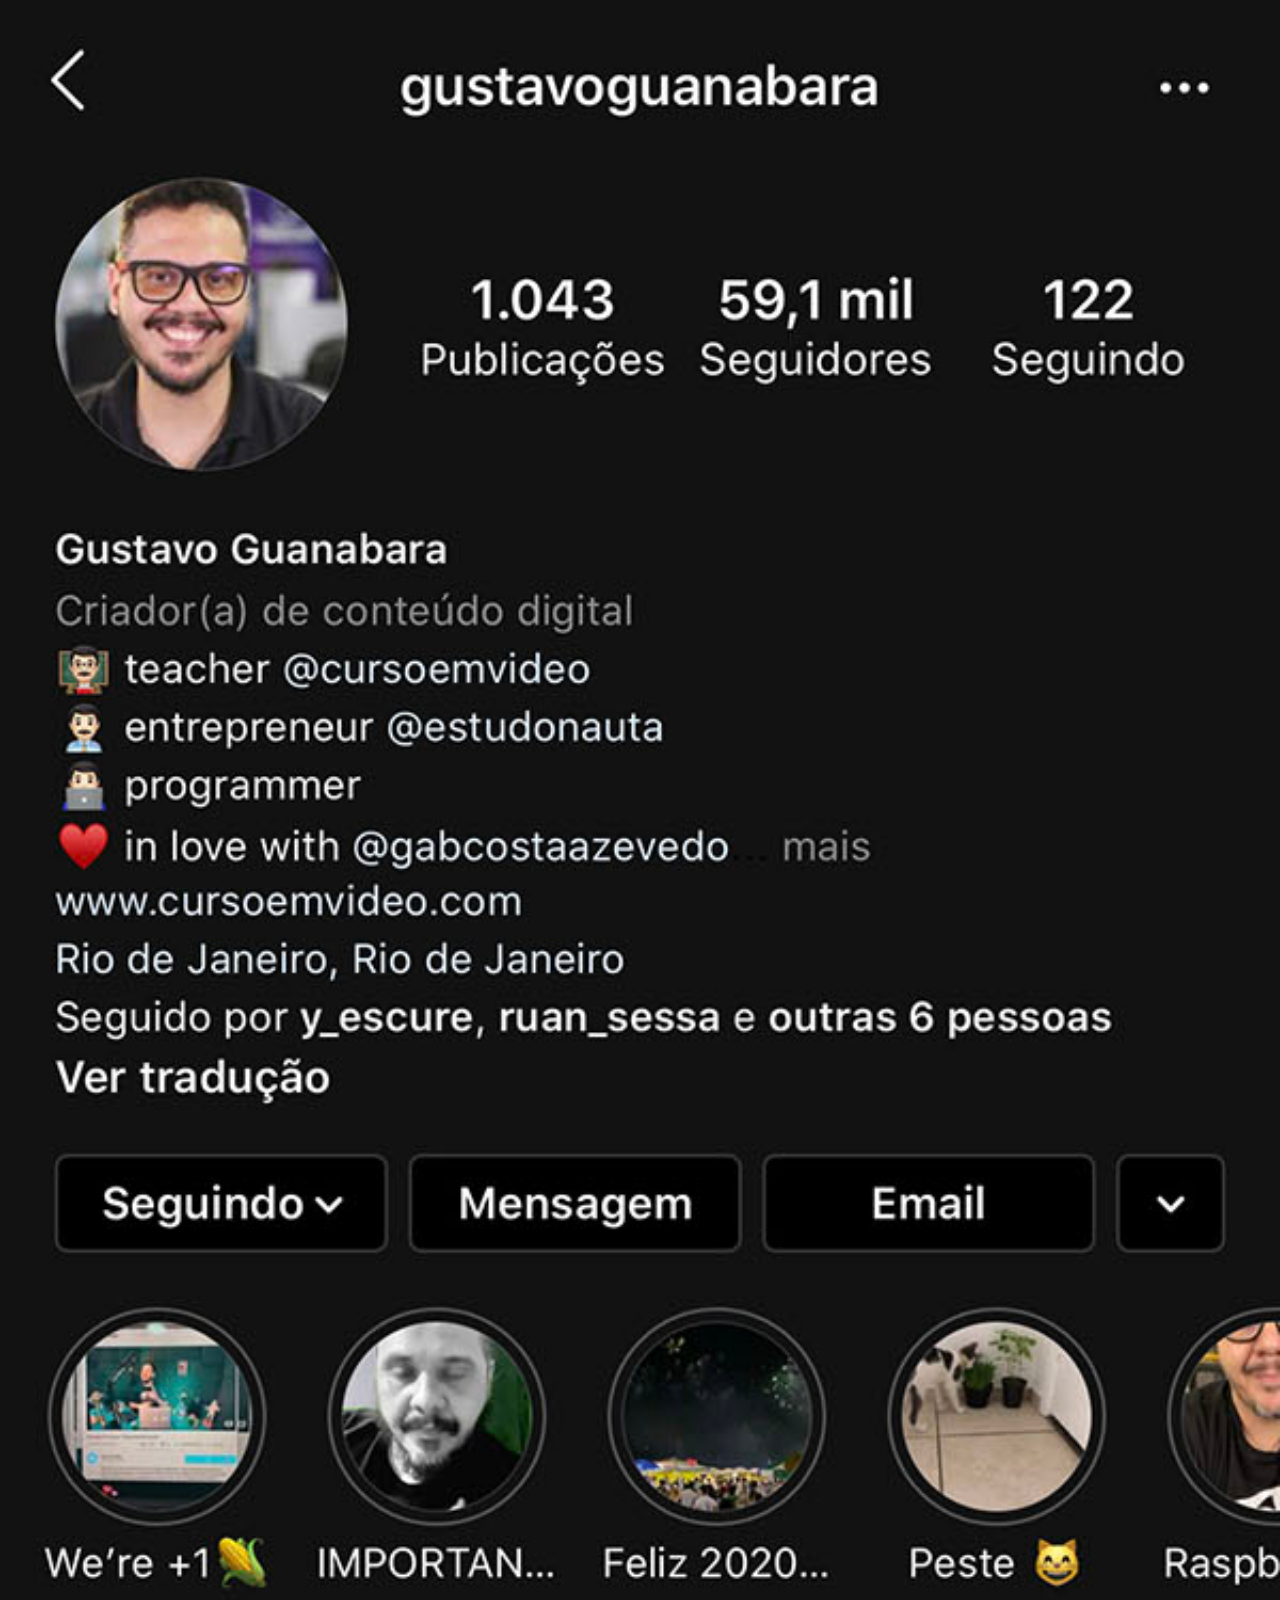
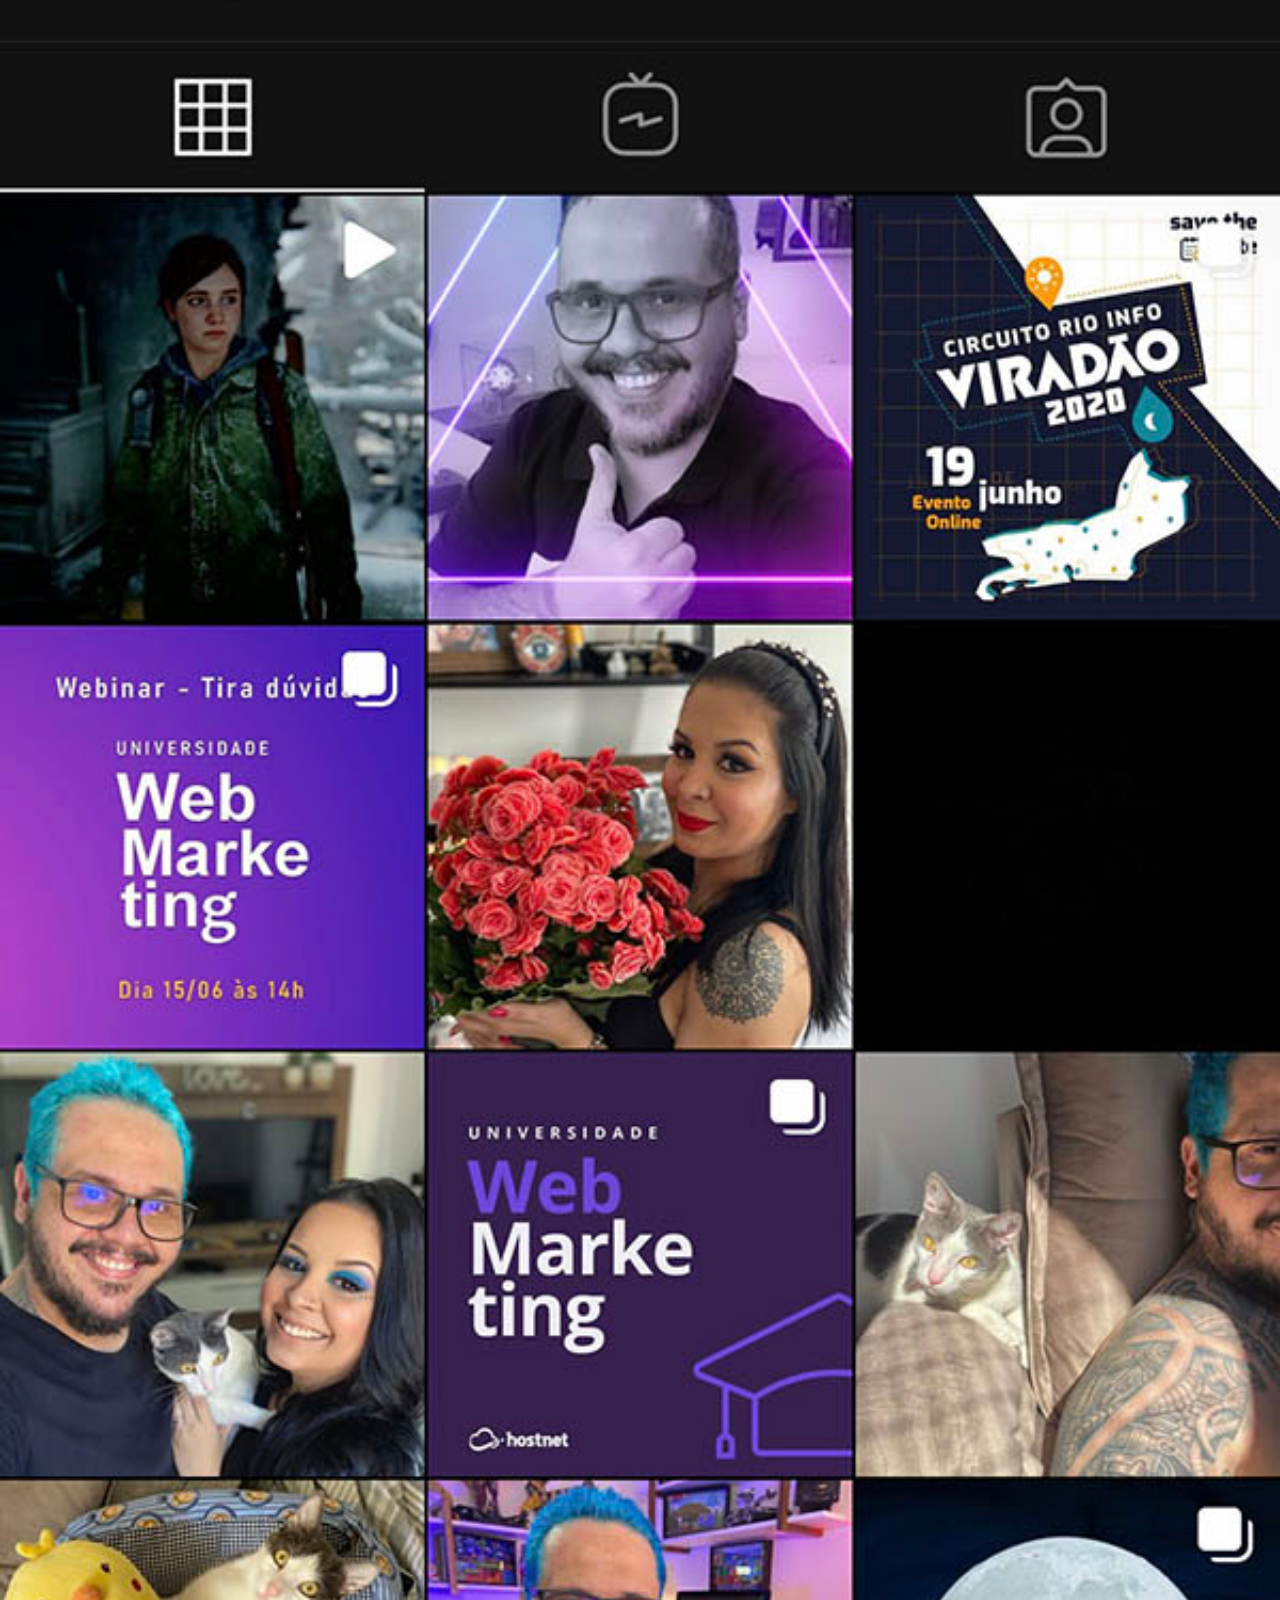
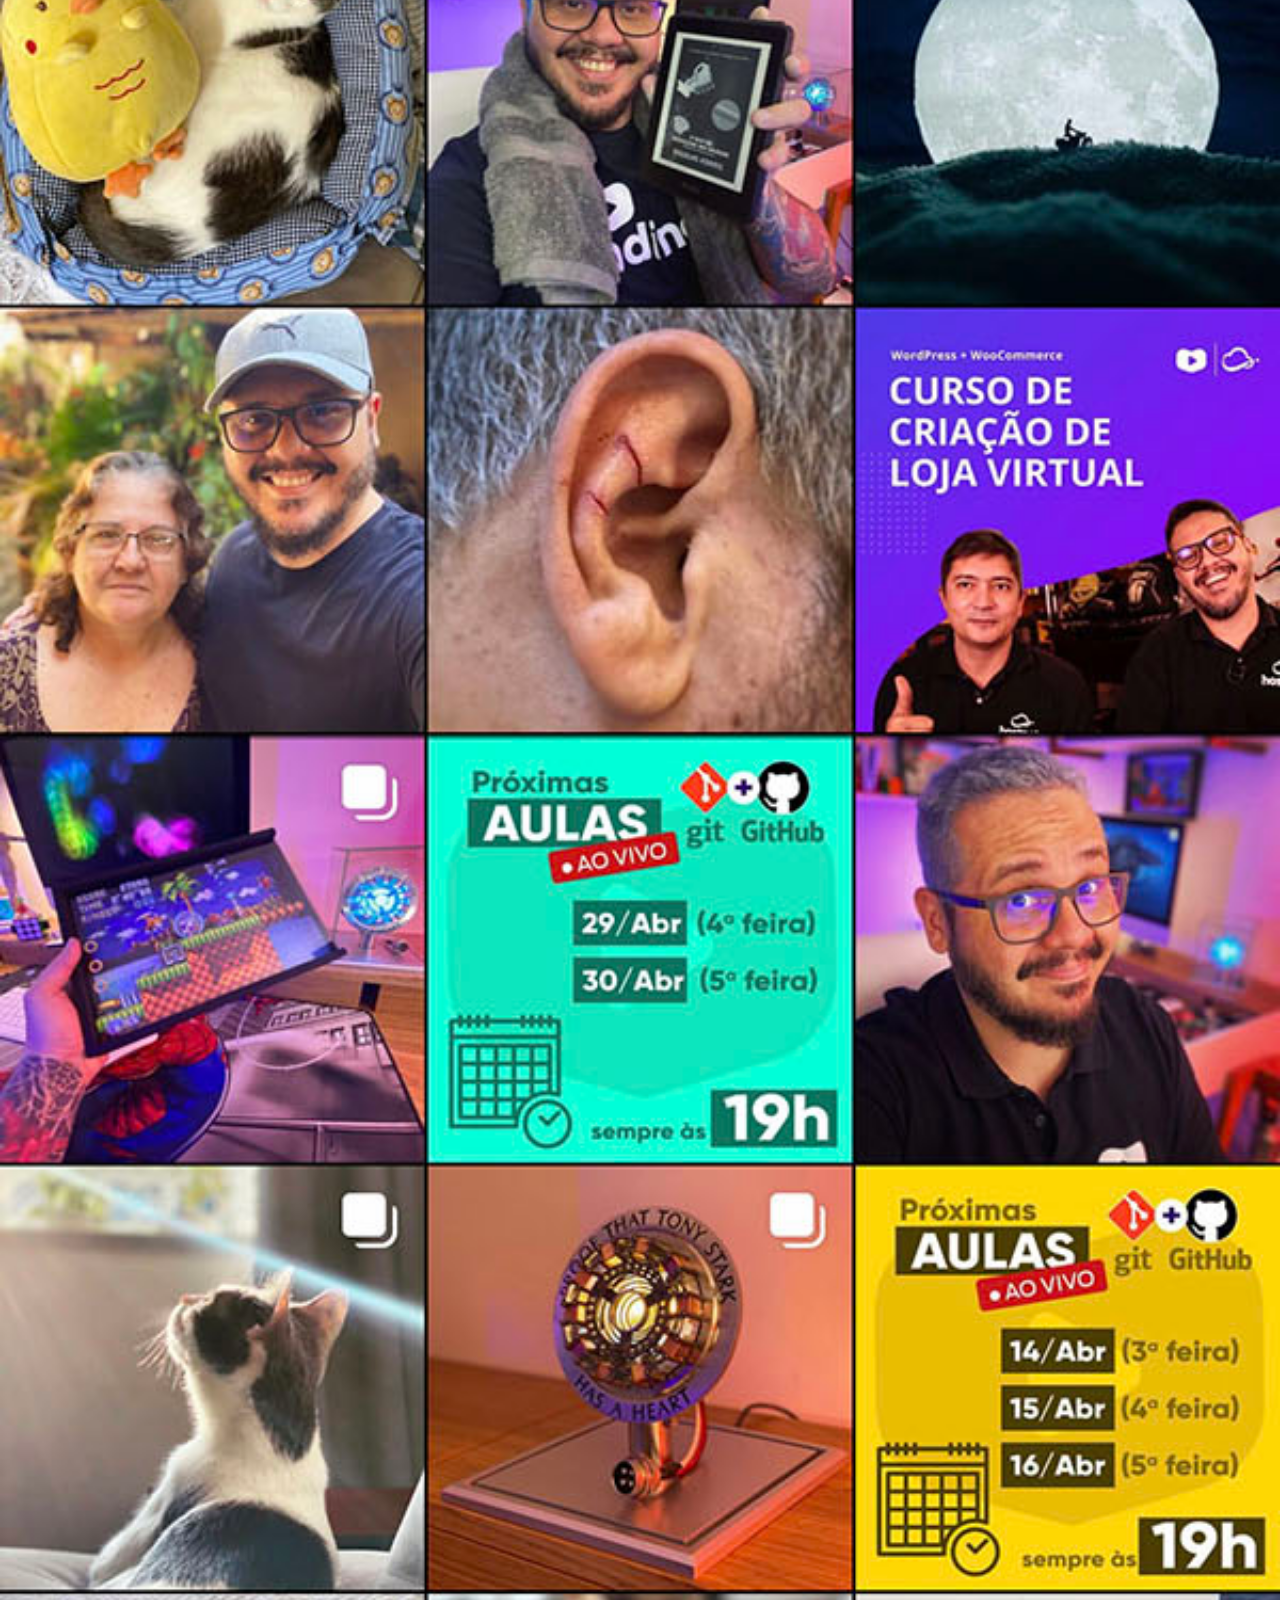
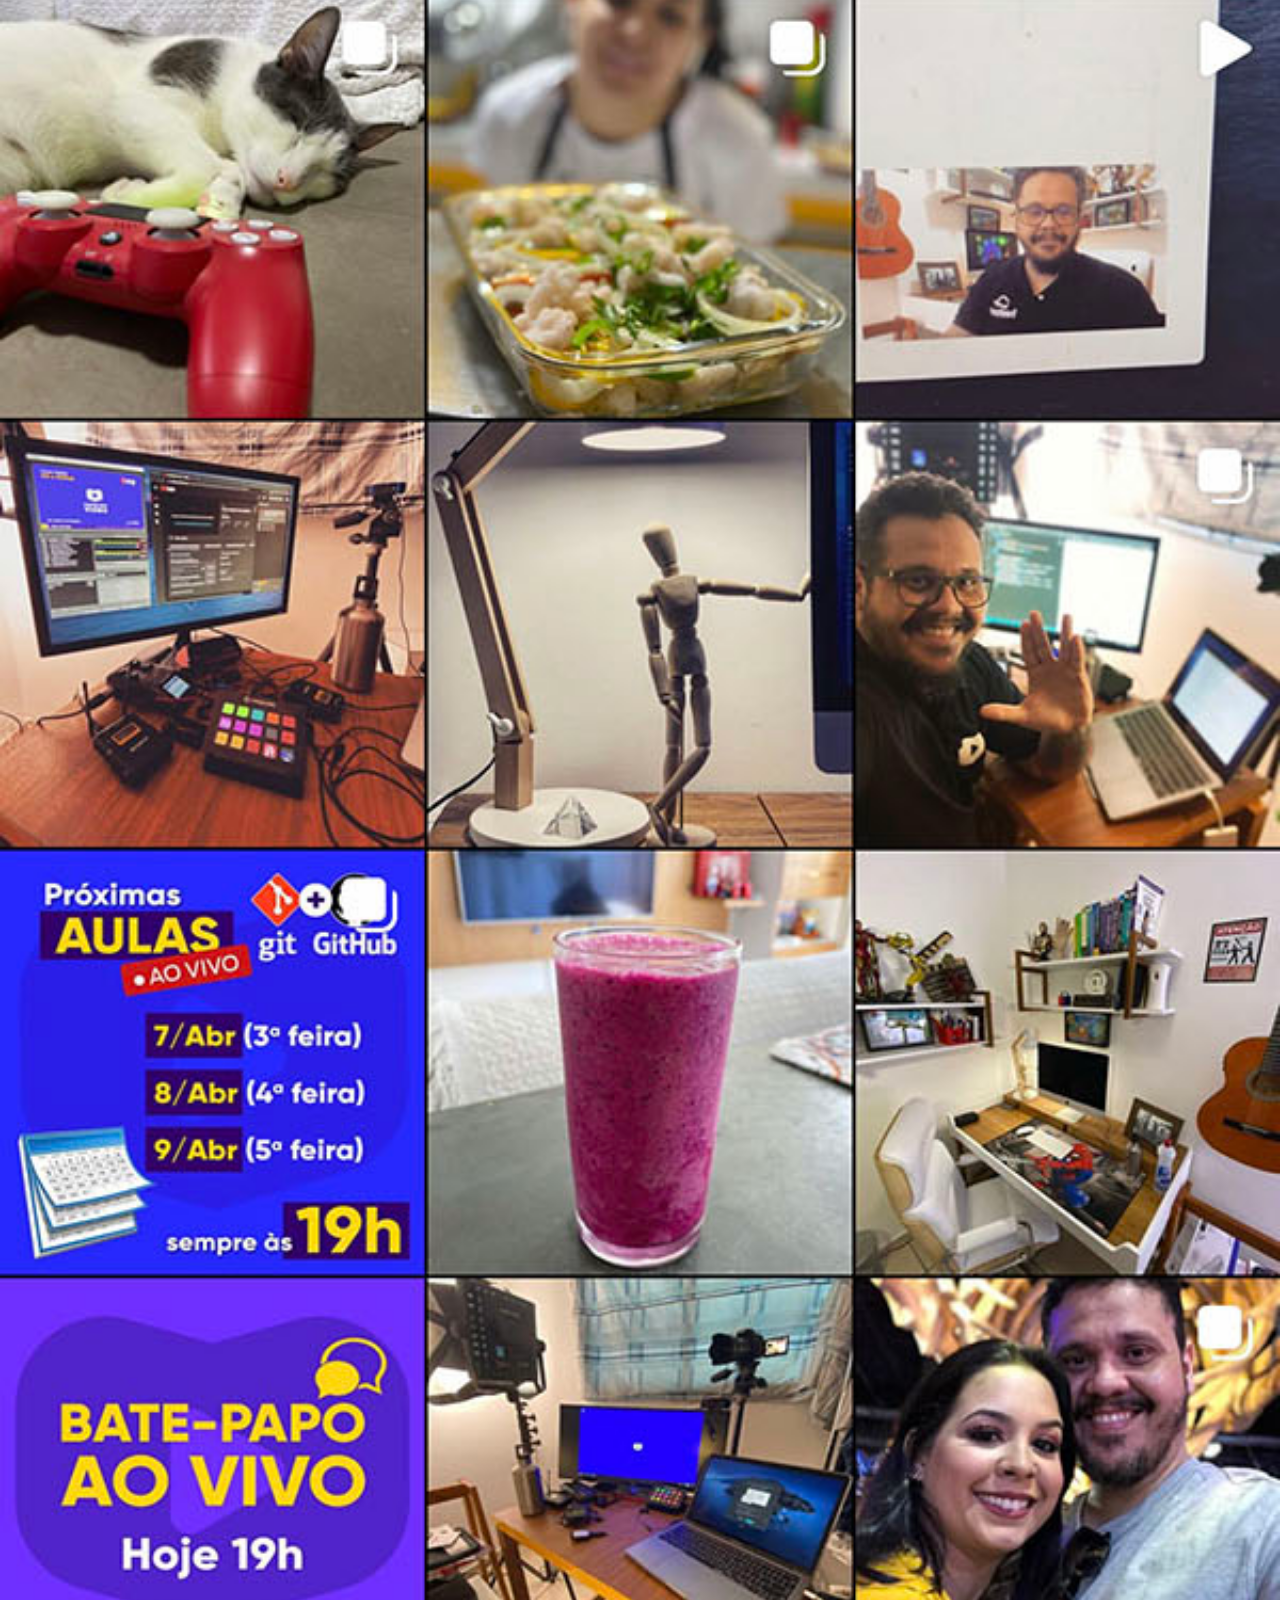
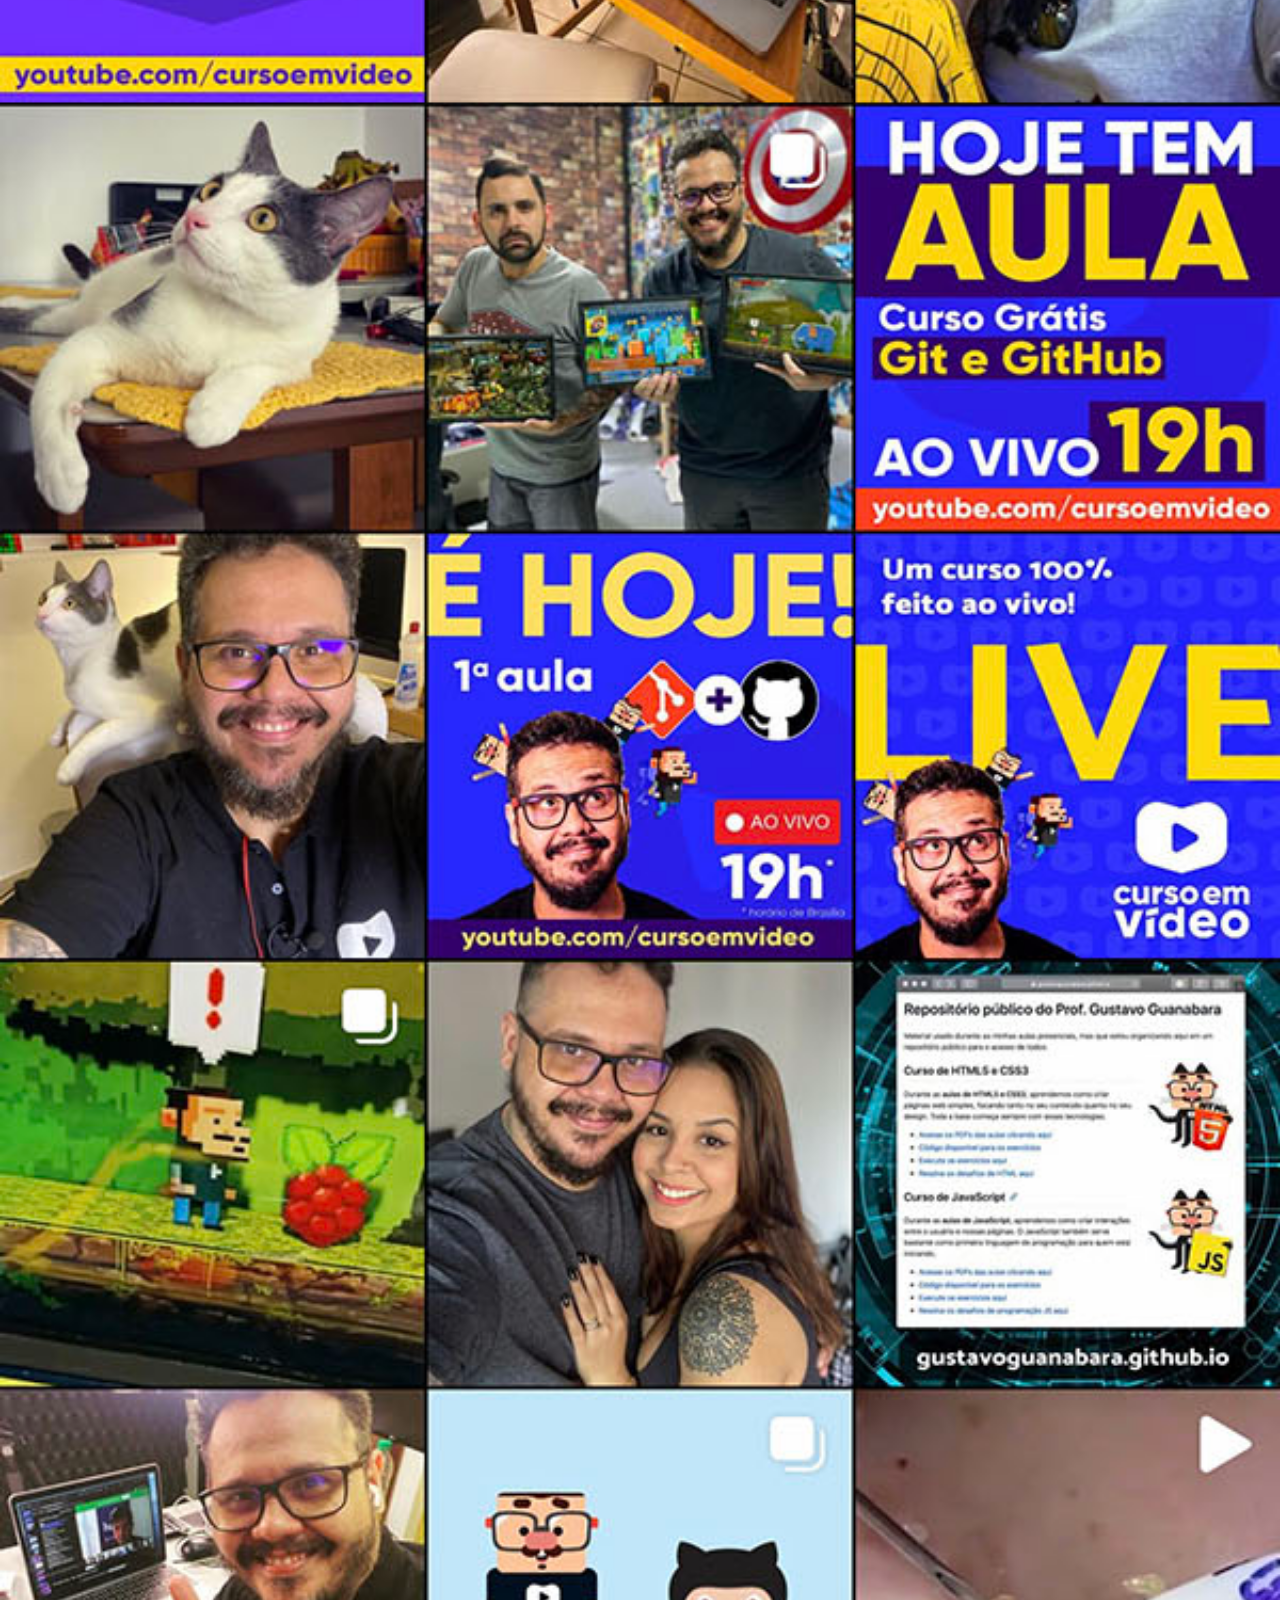
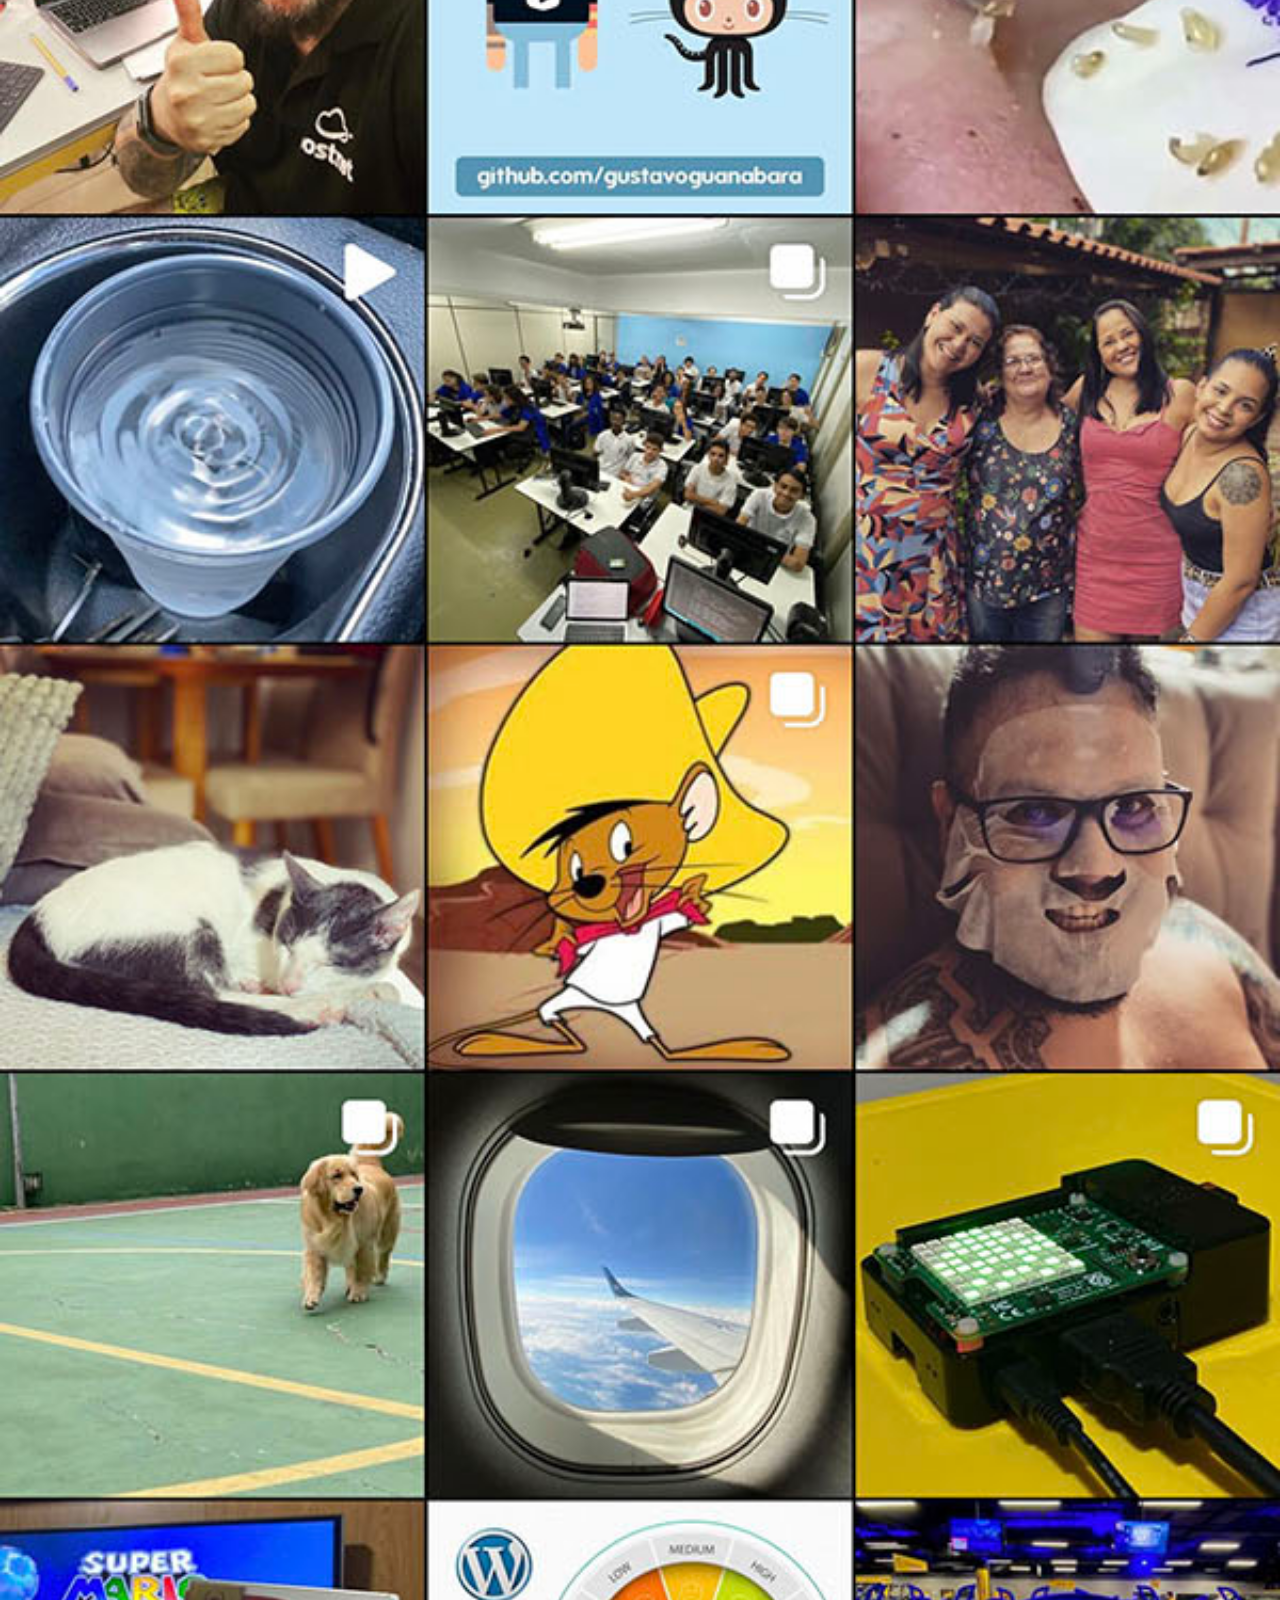
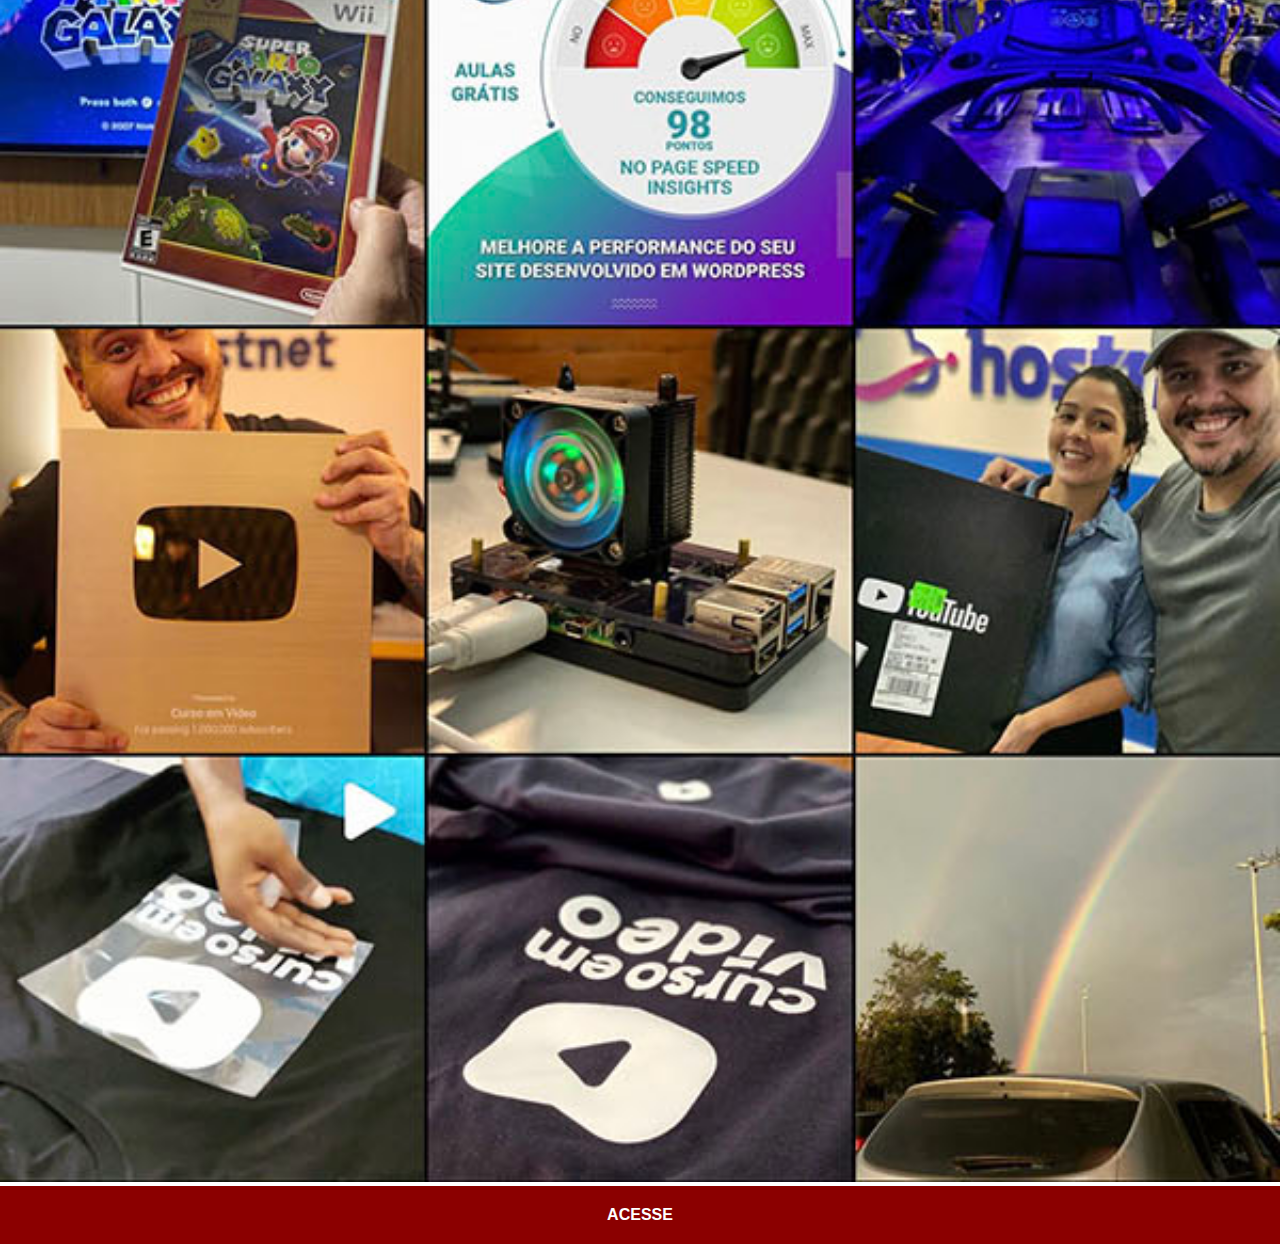
<file: instagram.html>
<!DOCTYPE html>
<html lang="pt-br">
<head>
    <meta charset="UTF-8">
    <meta http-equiv="X-UA-Compatible" content="IE=edge">
    <meta name="viewport" content="width=device-width, initial-scale=1.0">
    <title>Document</title>
    <link rel="stylesheet" href="estilos/social.css">
</head>
<body>
    <img src="imagens/tela-instagram.jpg" alt="tela Instagram"><a href="https://www.instagram.com/gustavoguanabara/" target="_blank">ACESSE</a>
</body>
</html>
</file>
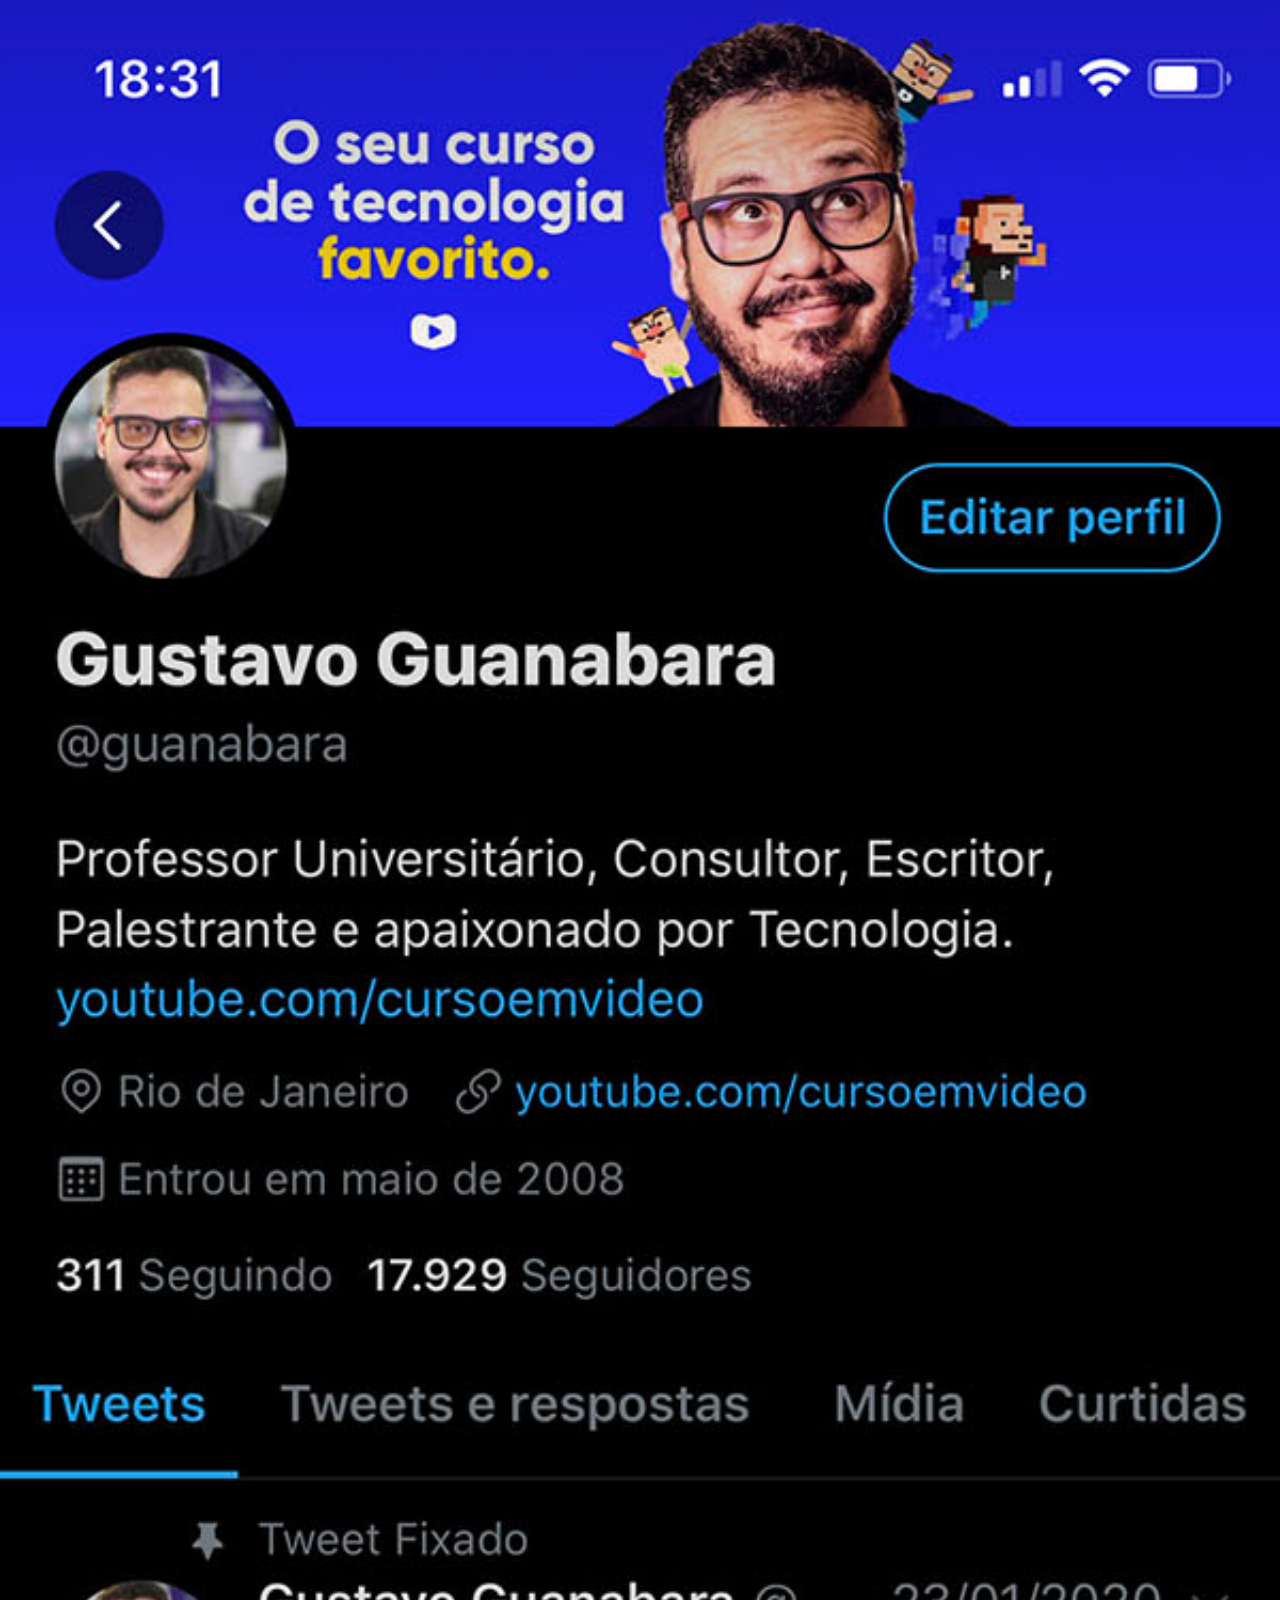
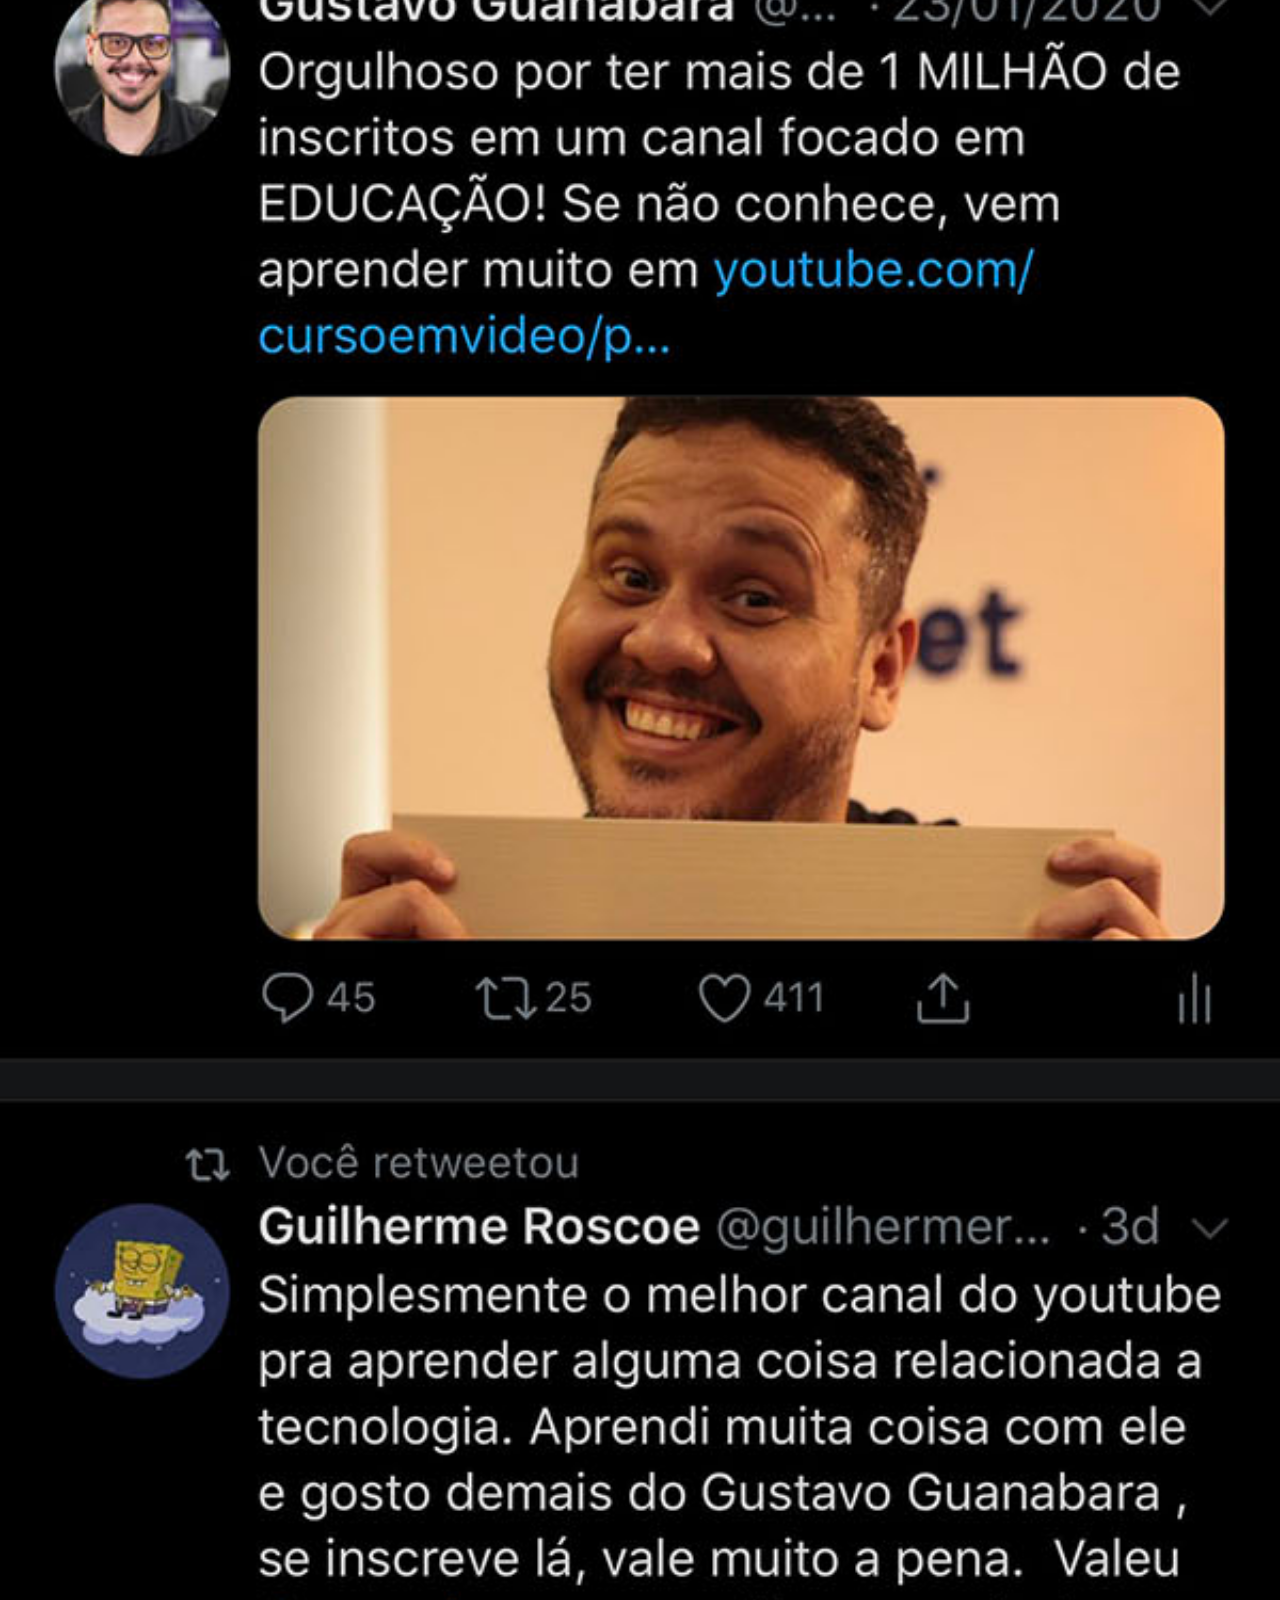
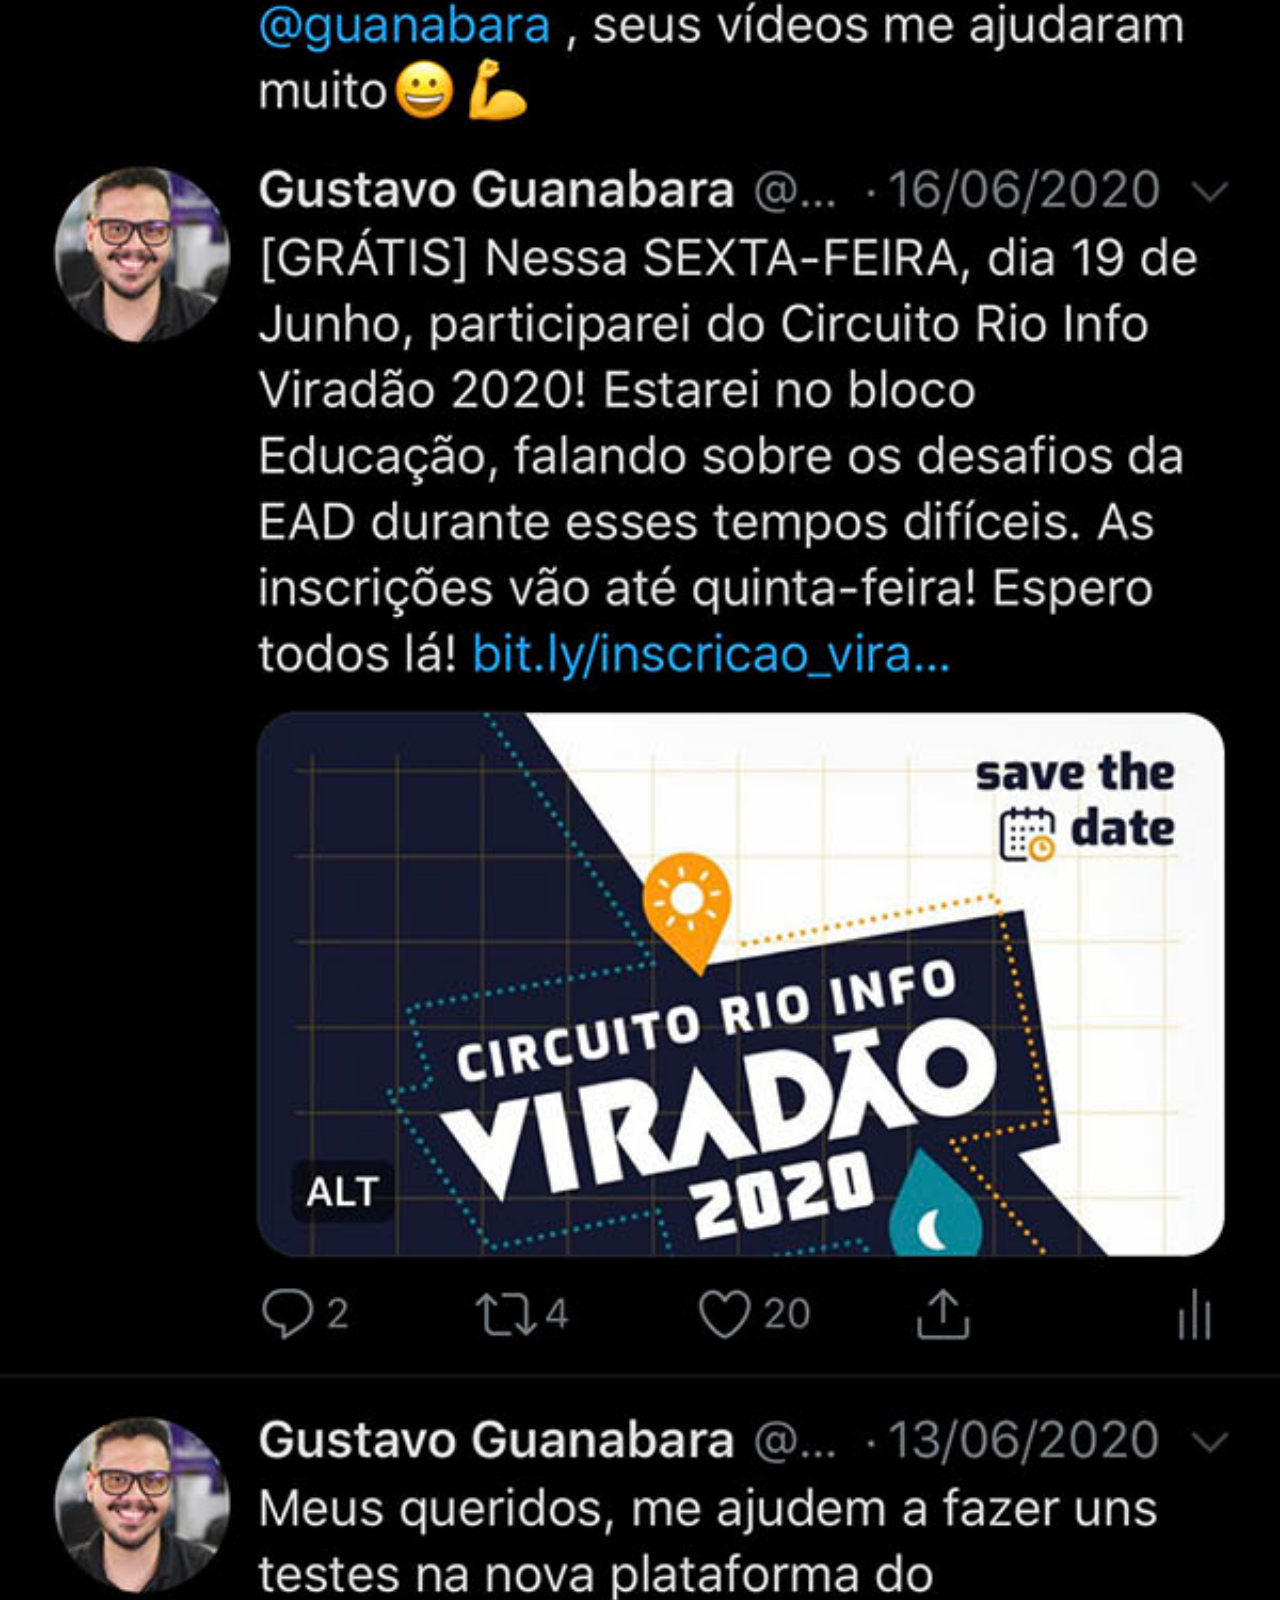
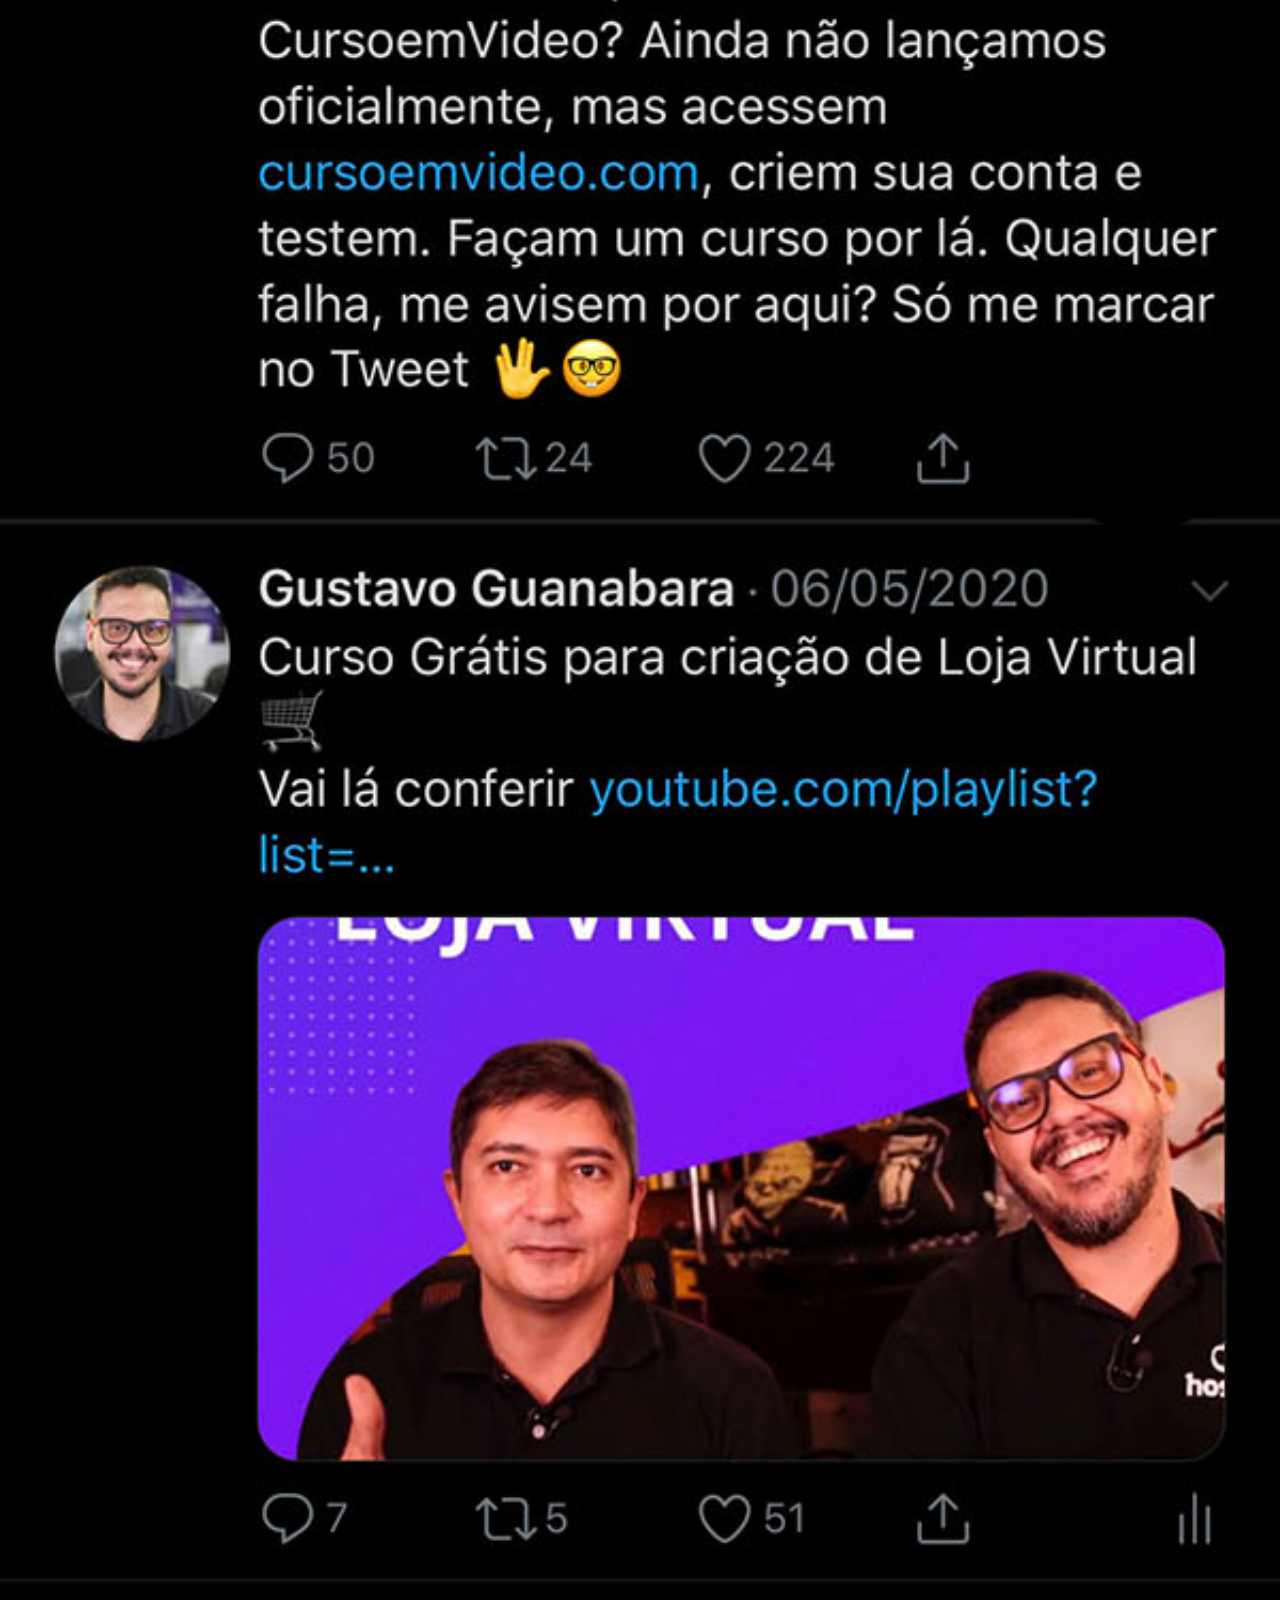
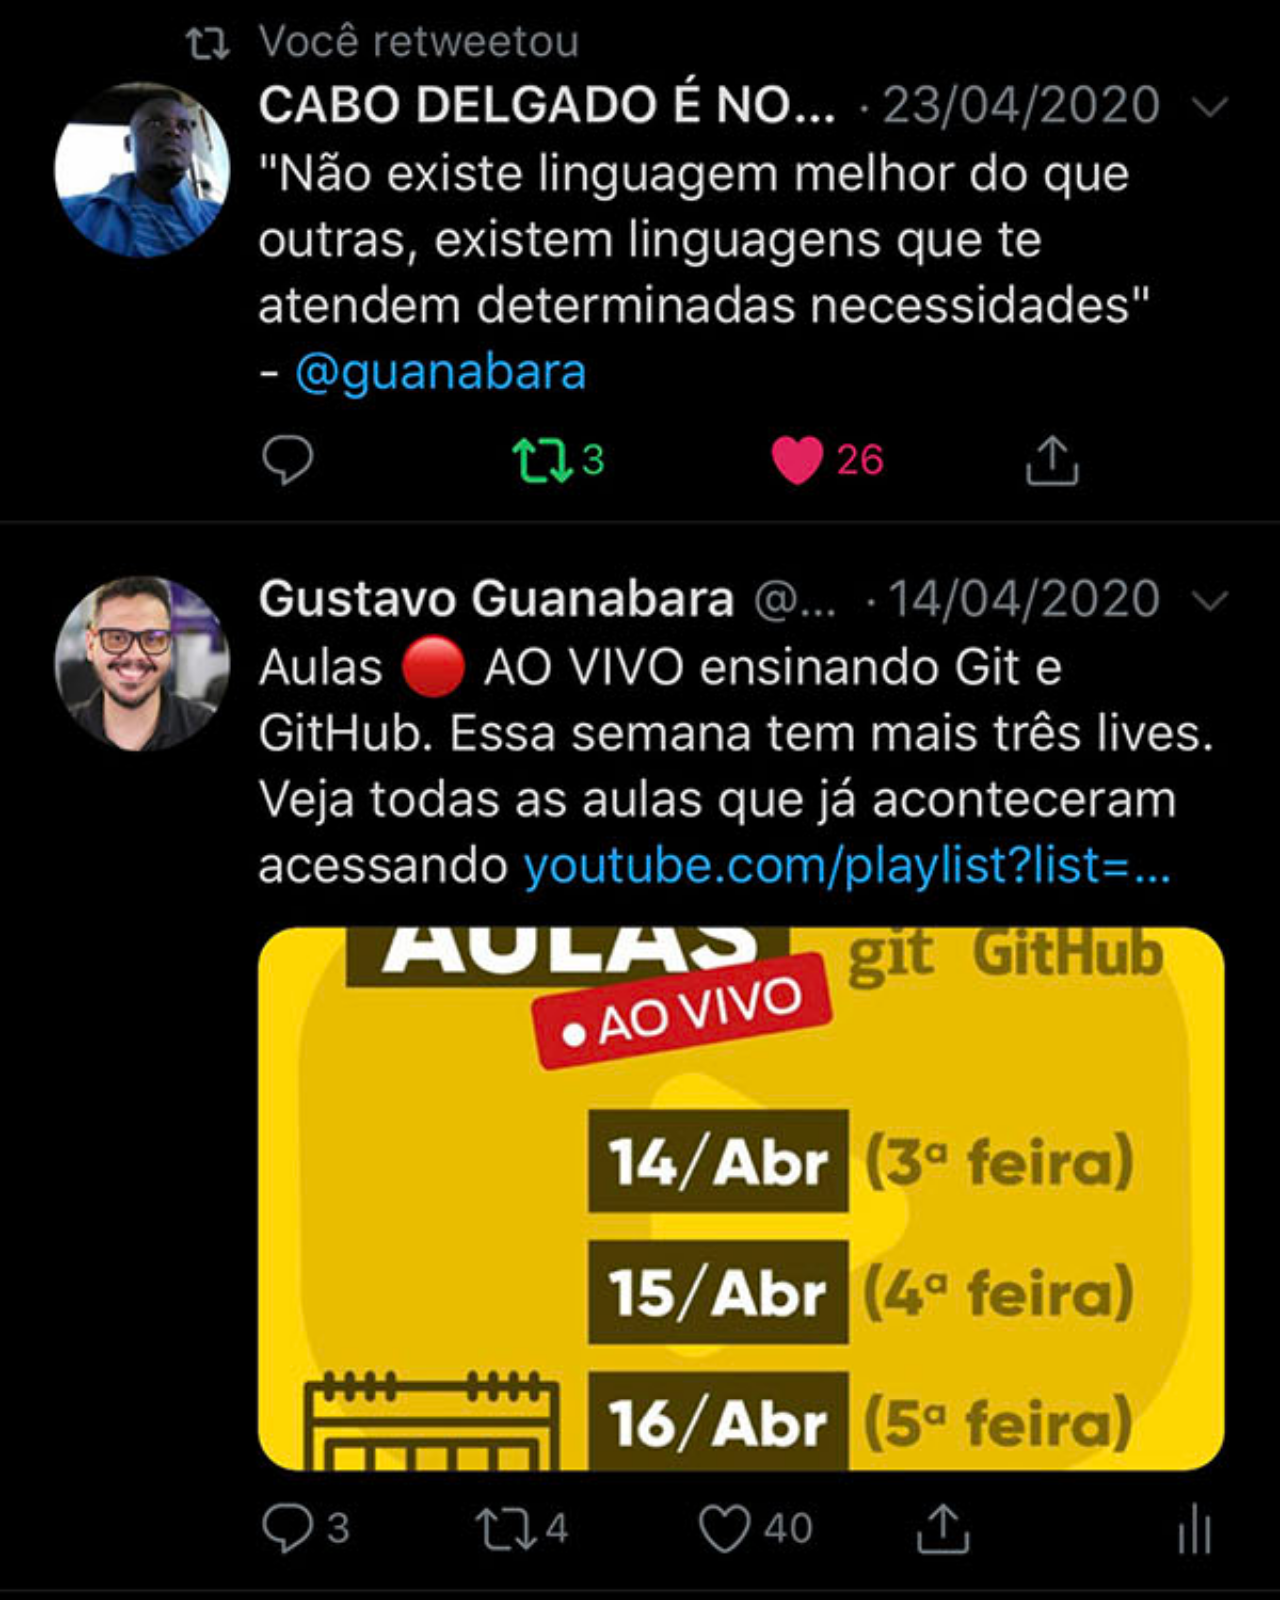
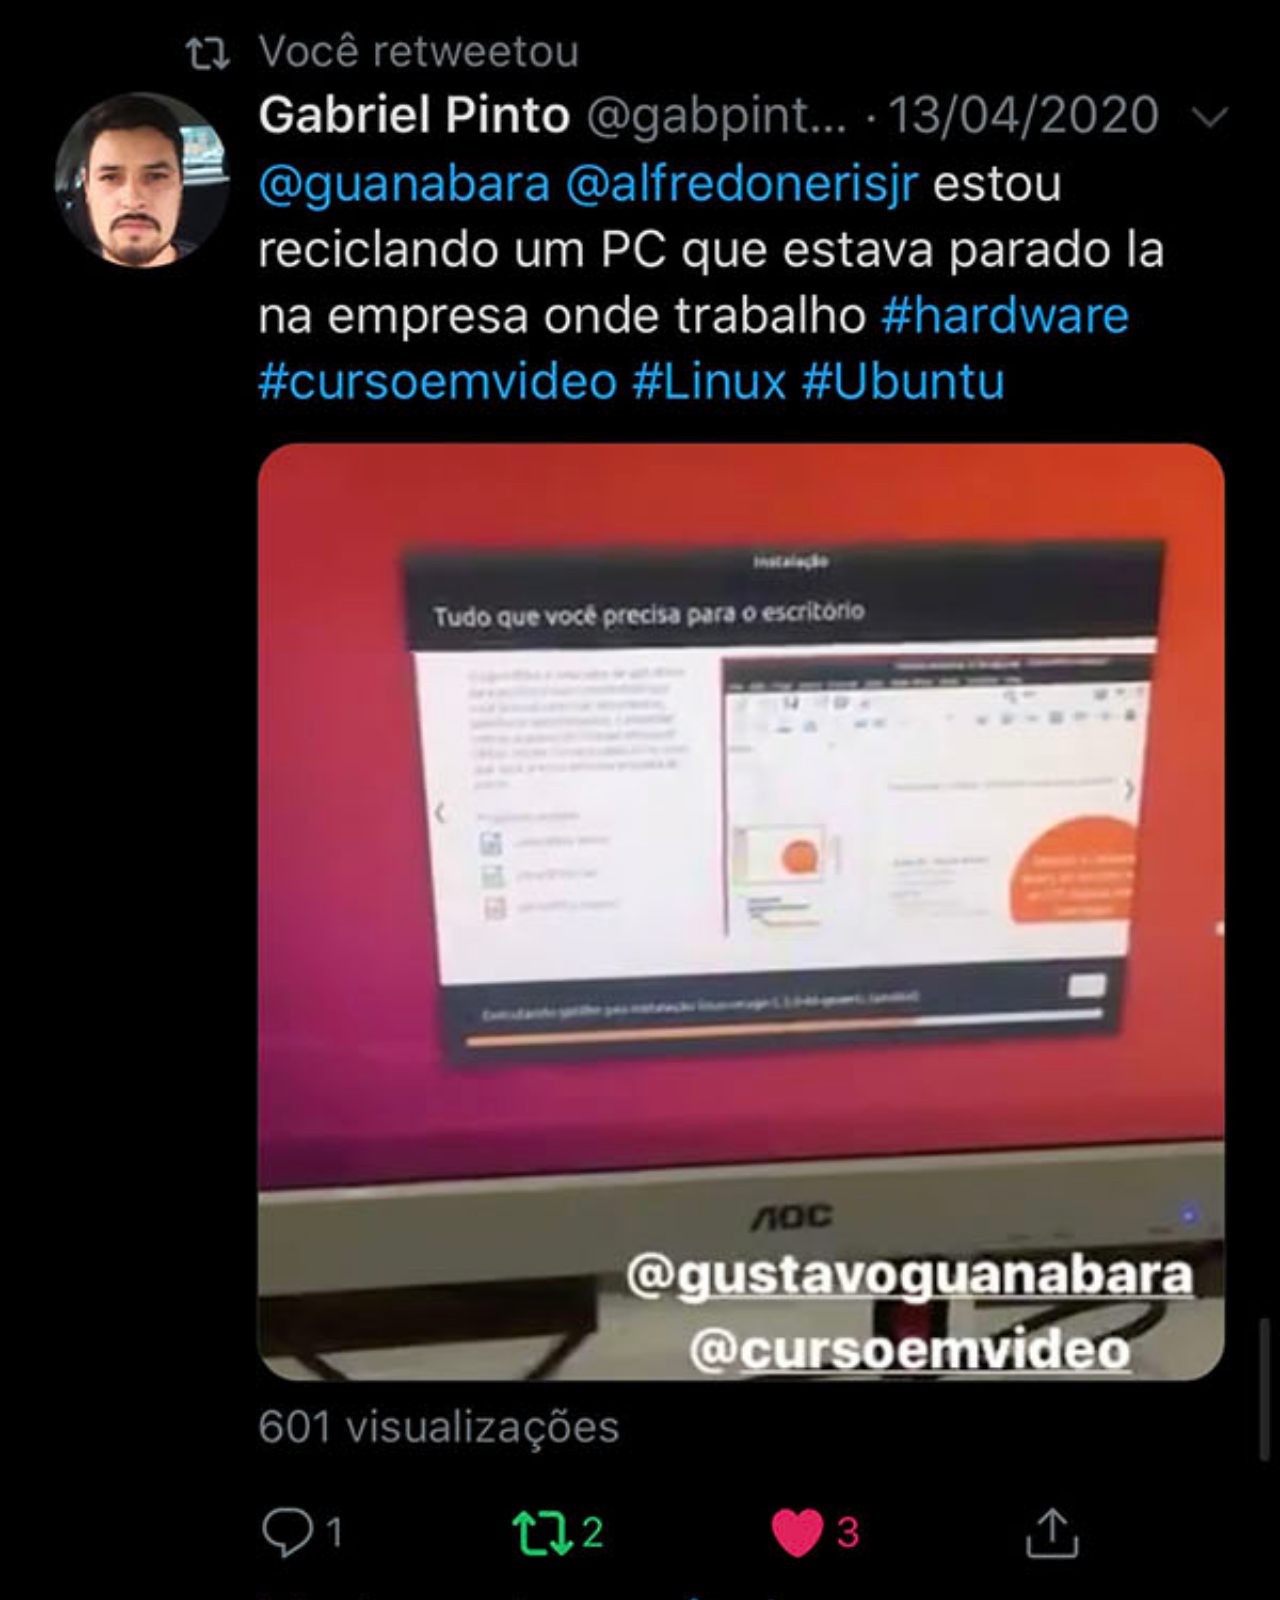
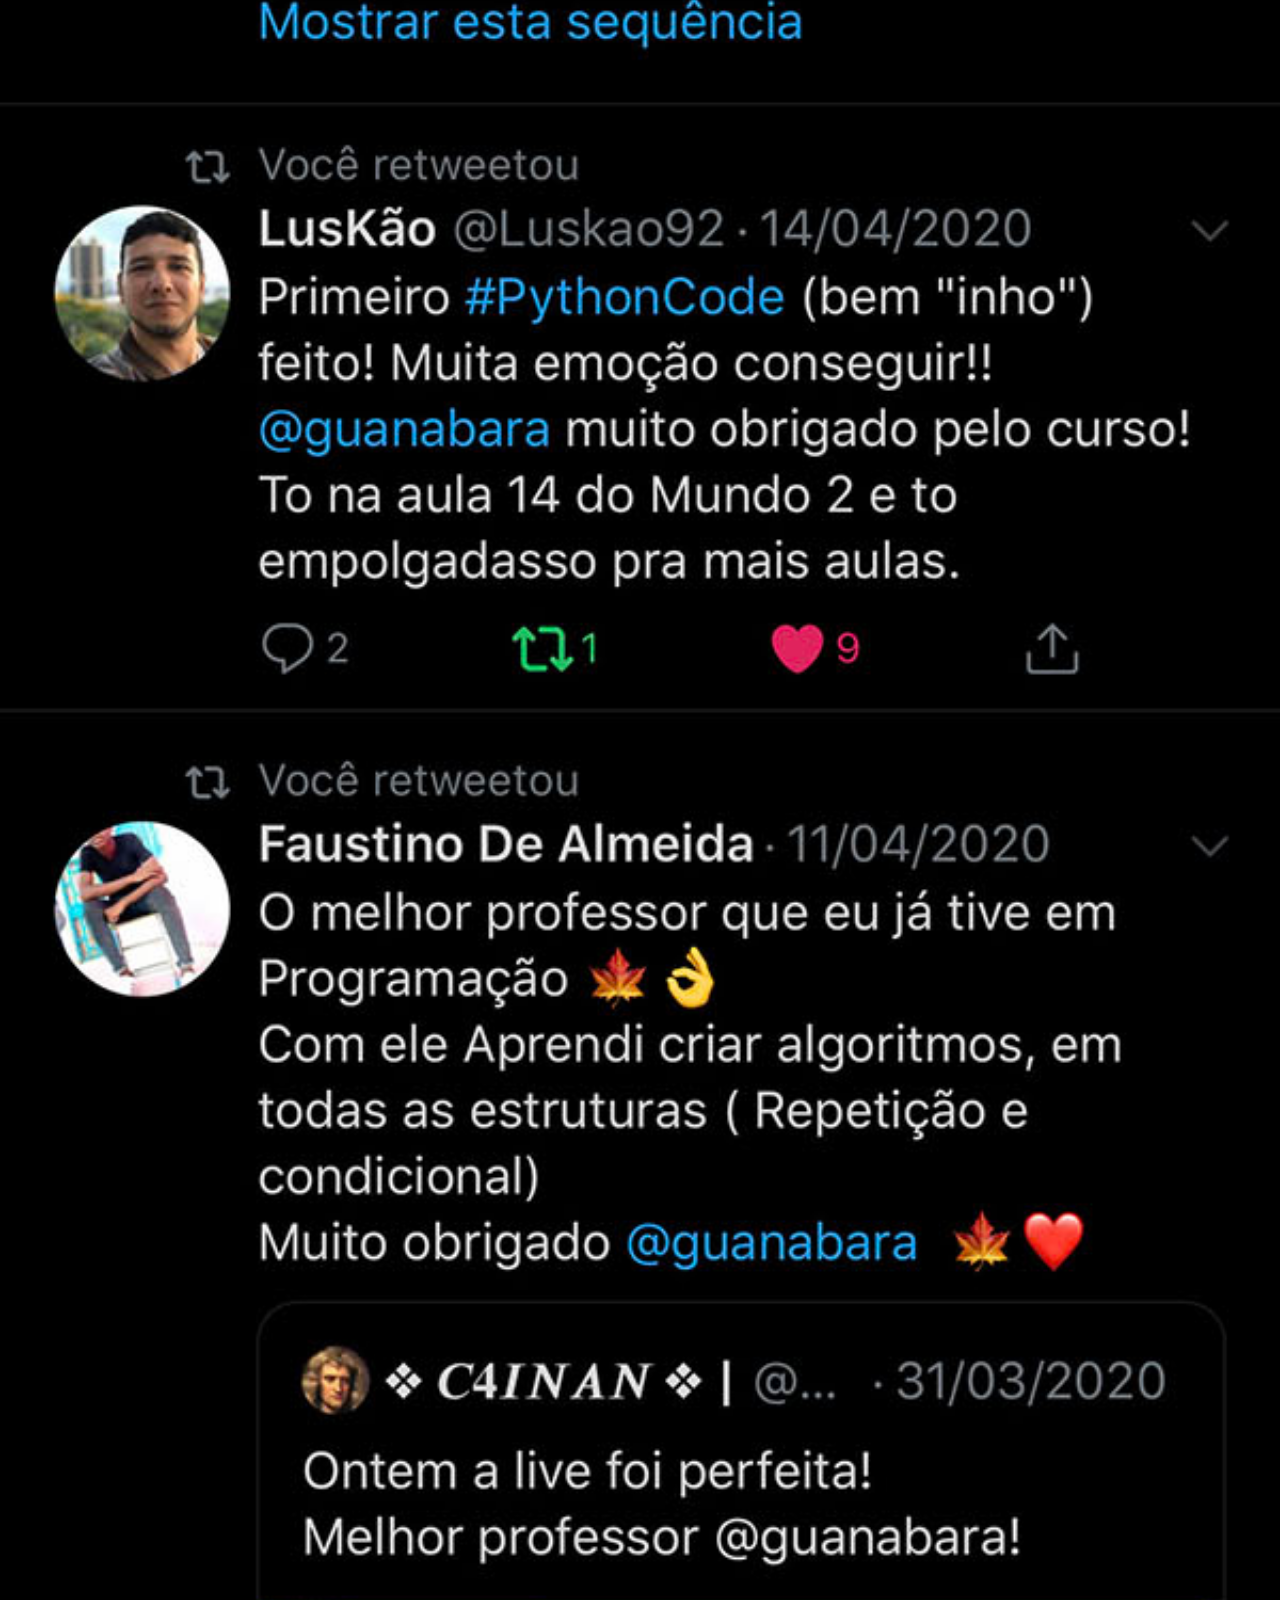
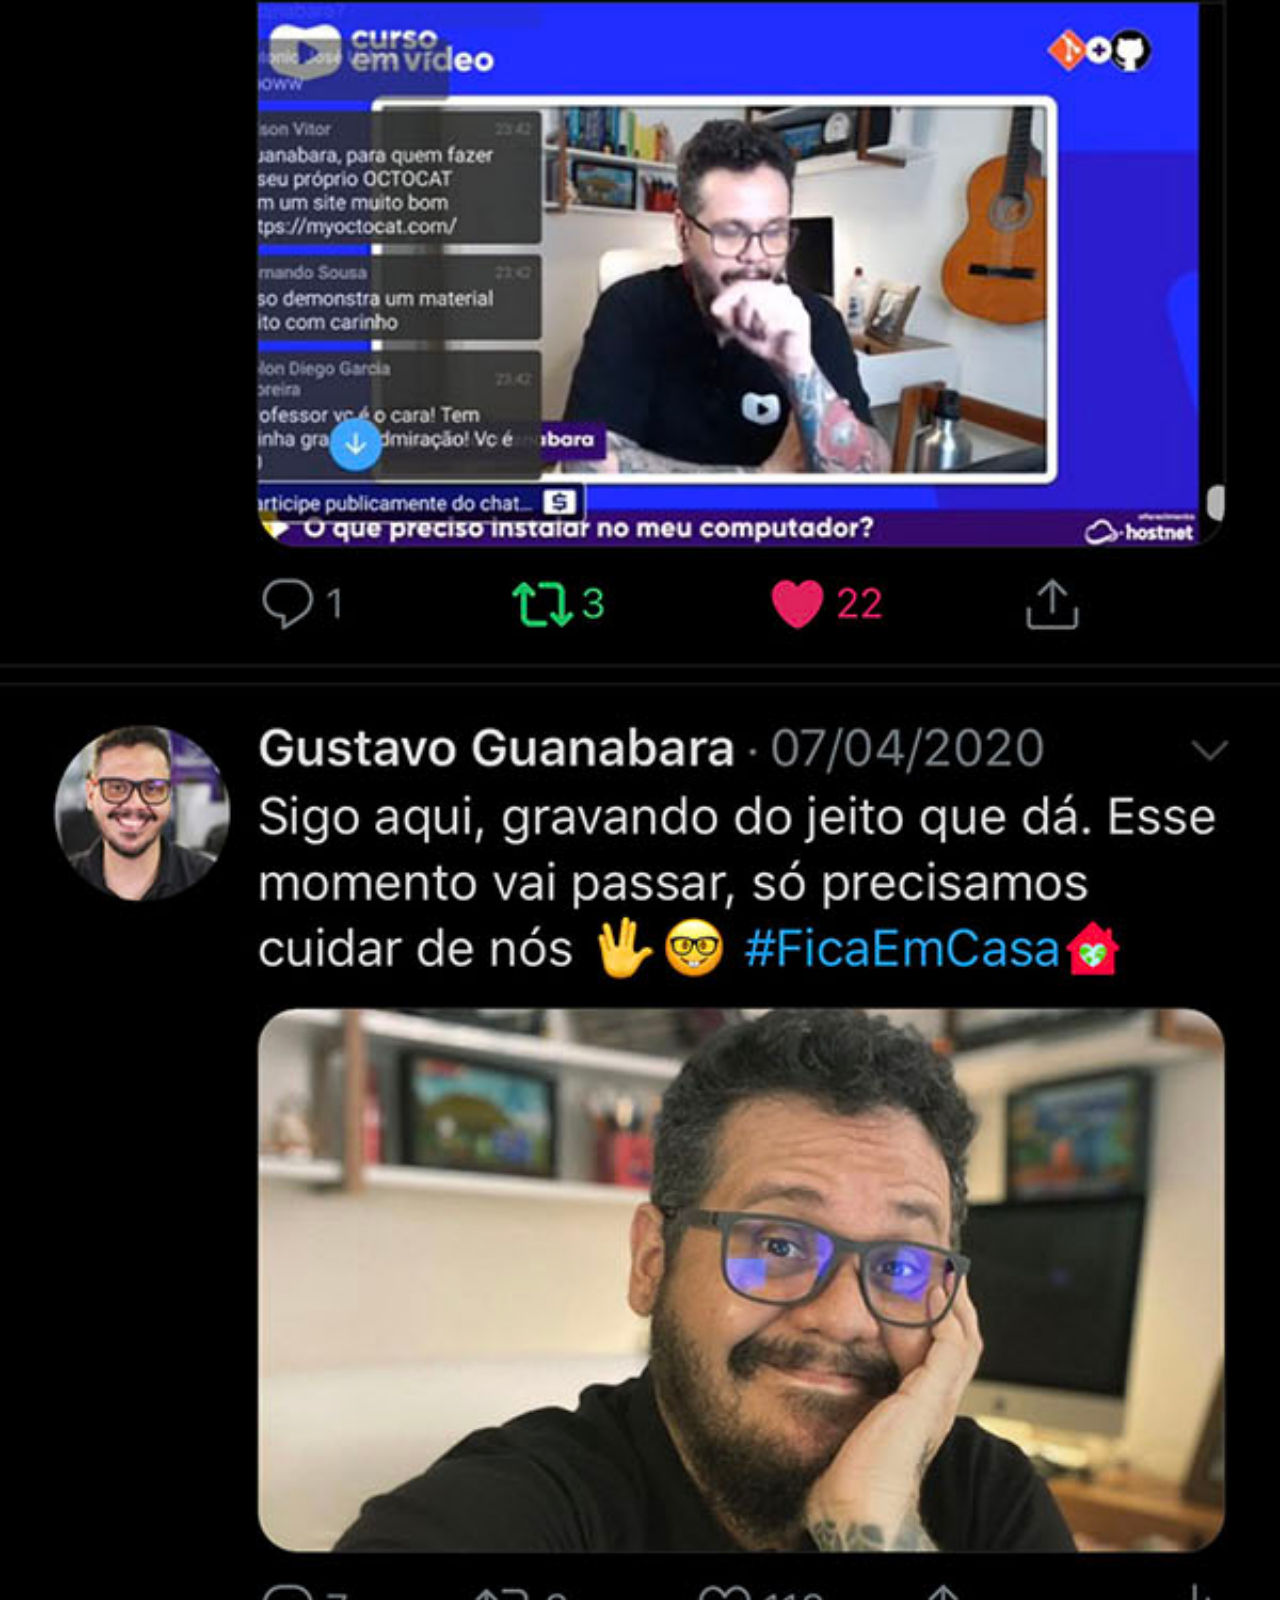
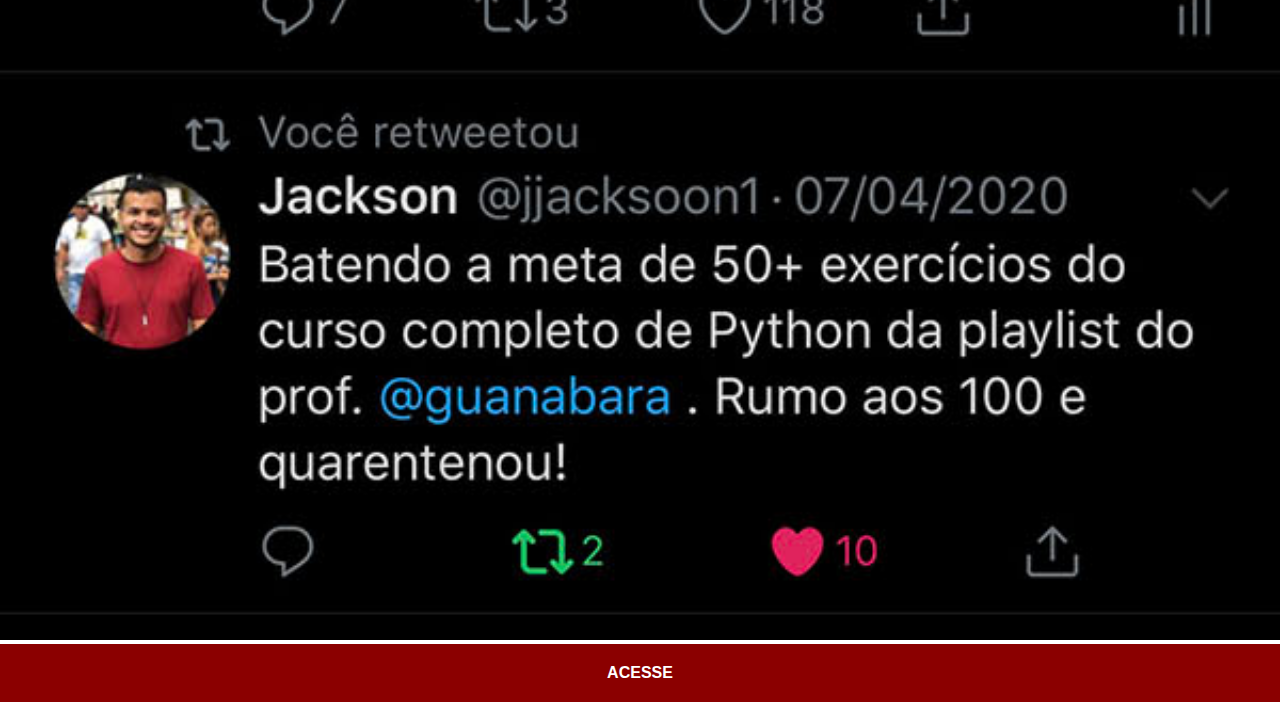
<file: twitter.html>
<!DOCTYPE html>
<html lang="pt-br">
<head>
    <meta charset="UTF-8">
    <meta http-equiv="X-UA-Compatible" content="IE=edge">
    <meta name="viewport" content="width=device-width, initial-scale=1.0">
    <title>Document</title>
    <link rel="stylesheet" href="estilos/social.css">
</head>
<body>
    <img src="imagens/tela-twitter.jpg" alt="tela Twitter"><a href="https://twitter.com/guanabara" target="_blank">ACESSE</a>
</body>
</html>
</file>
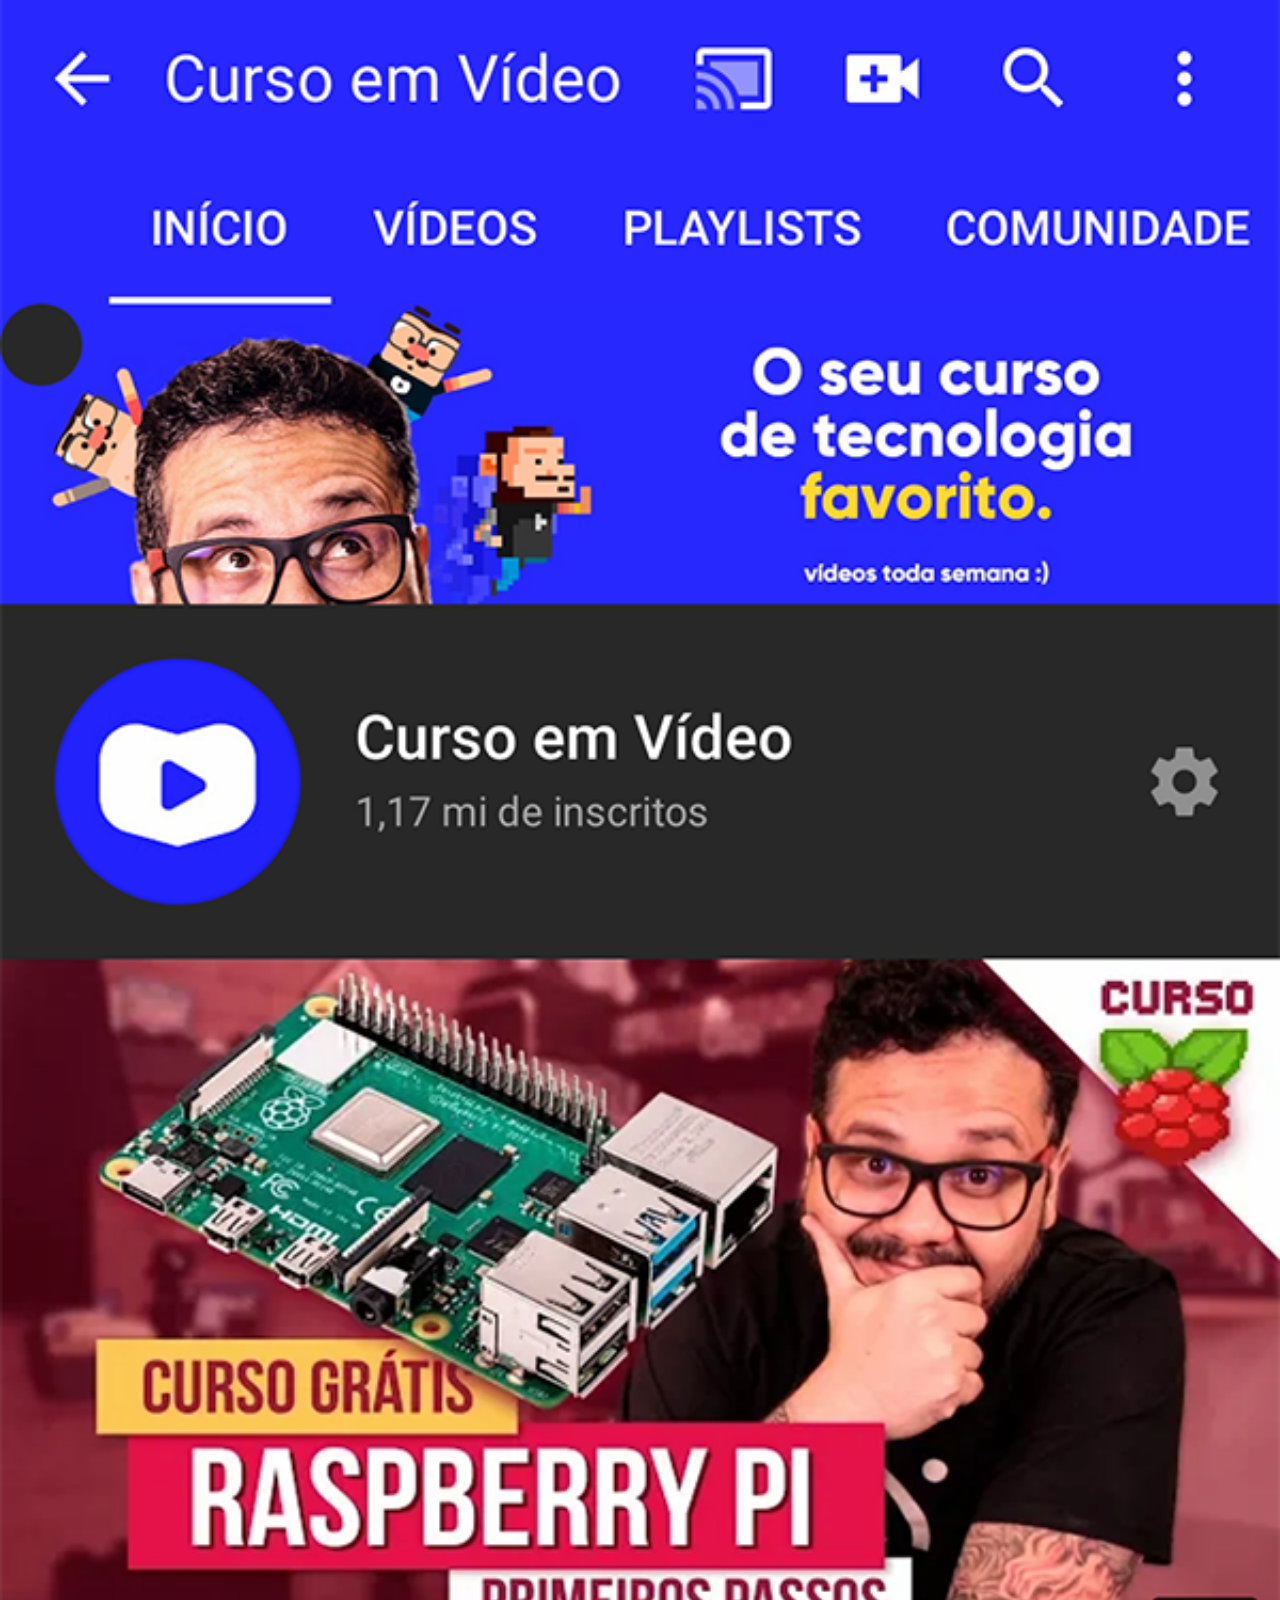
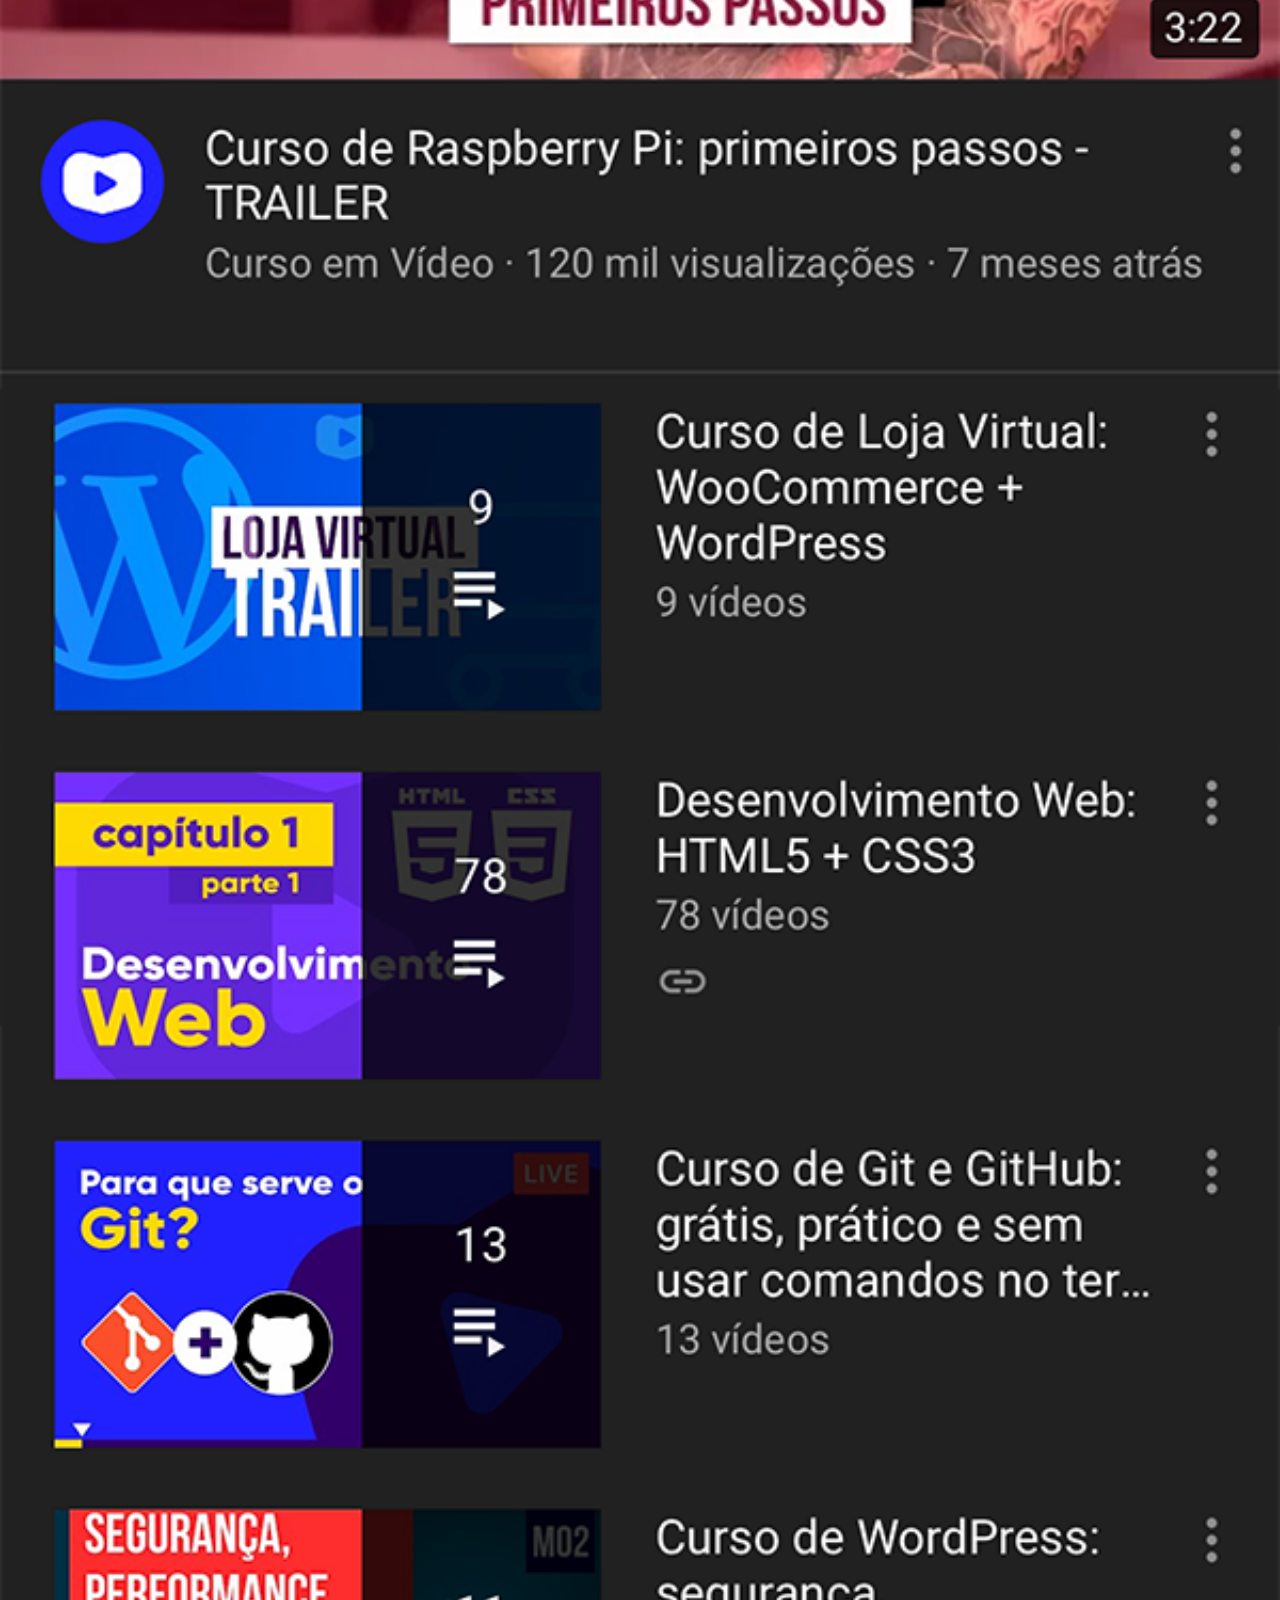
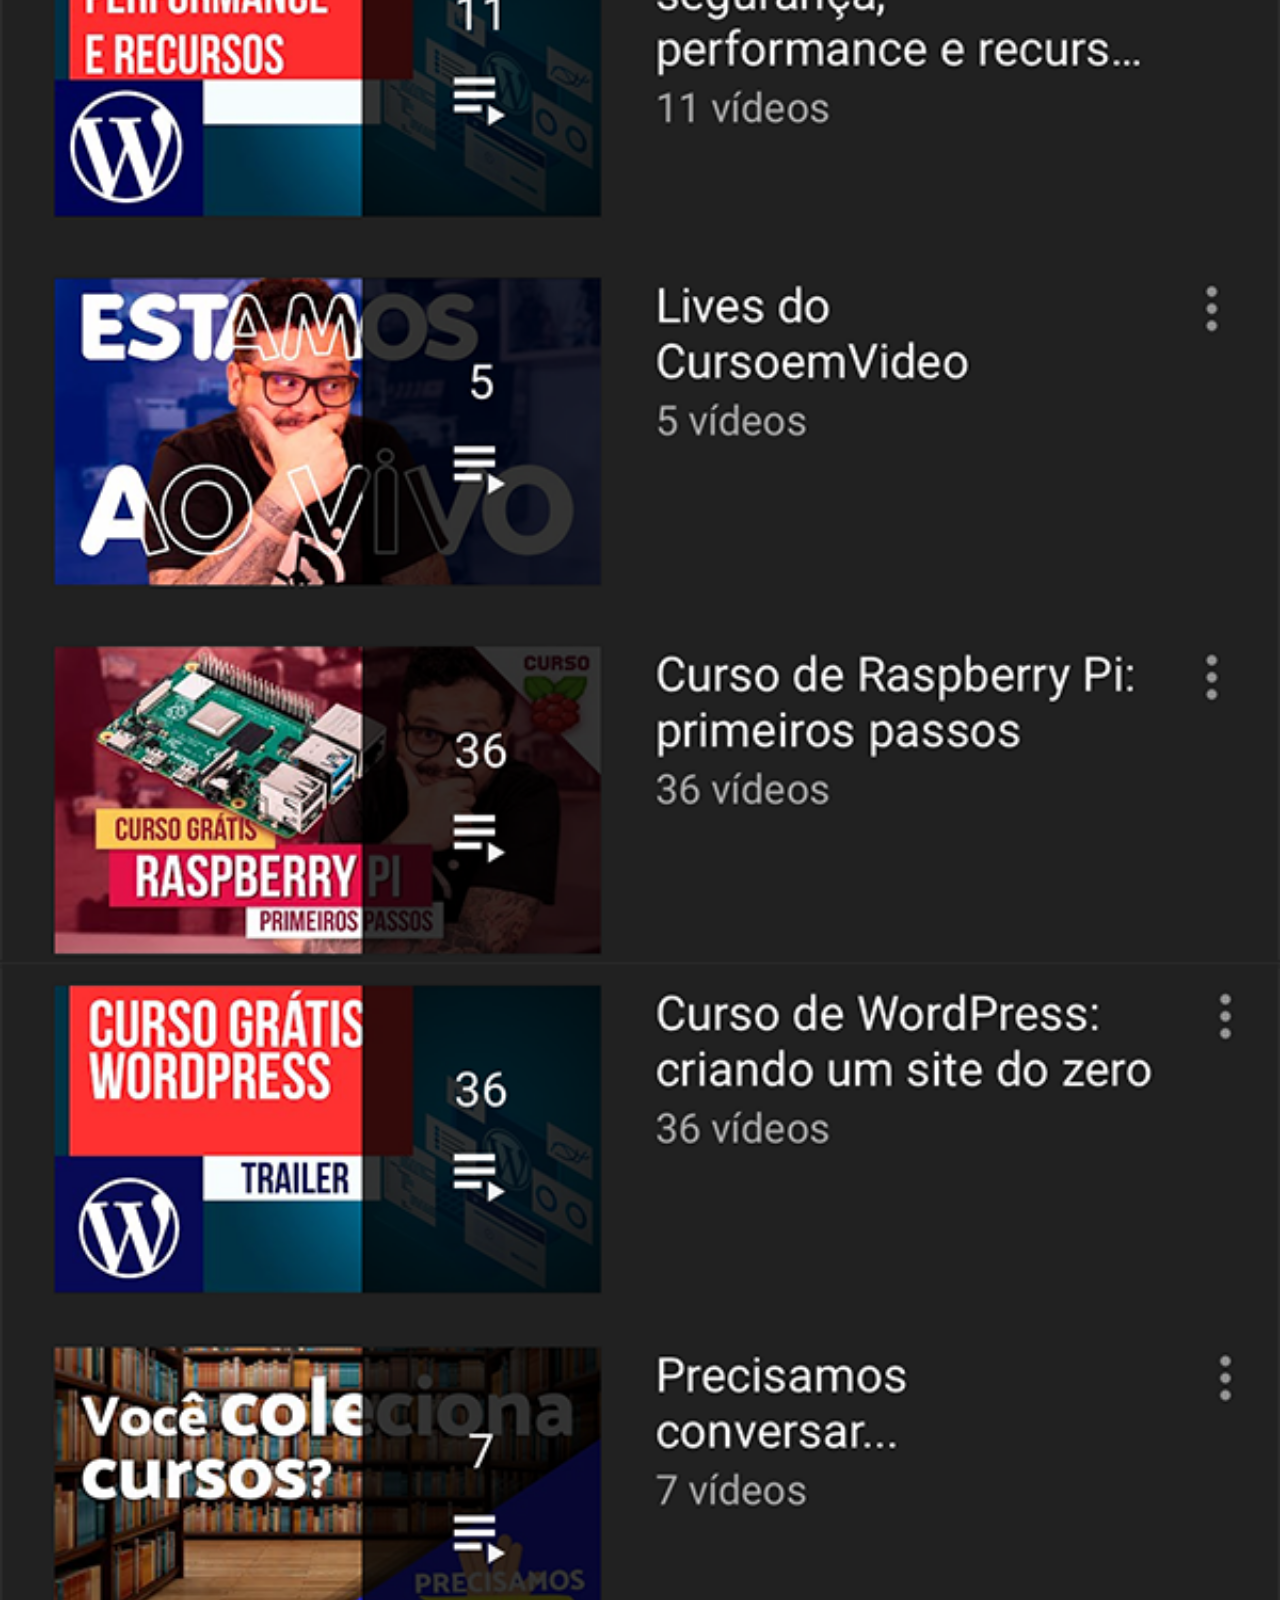
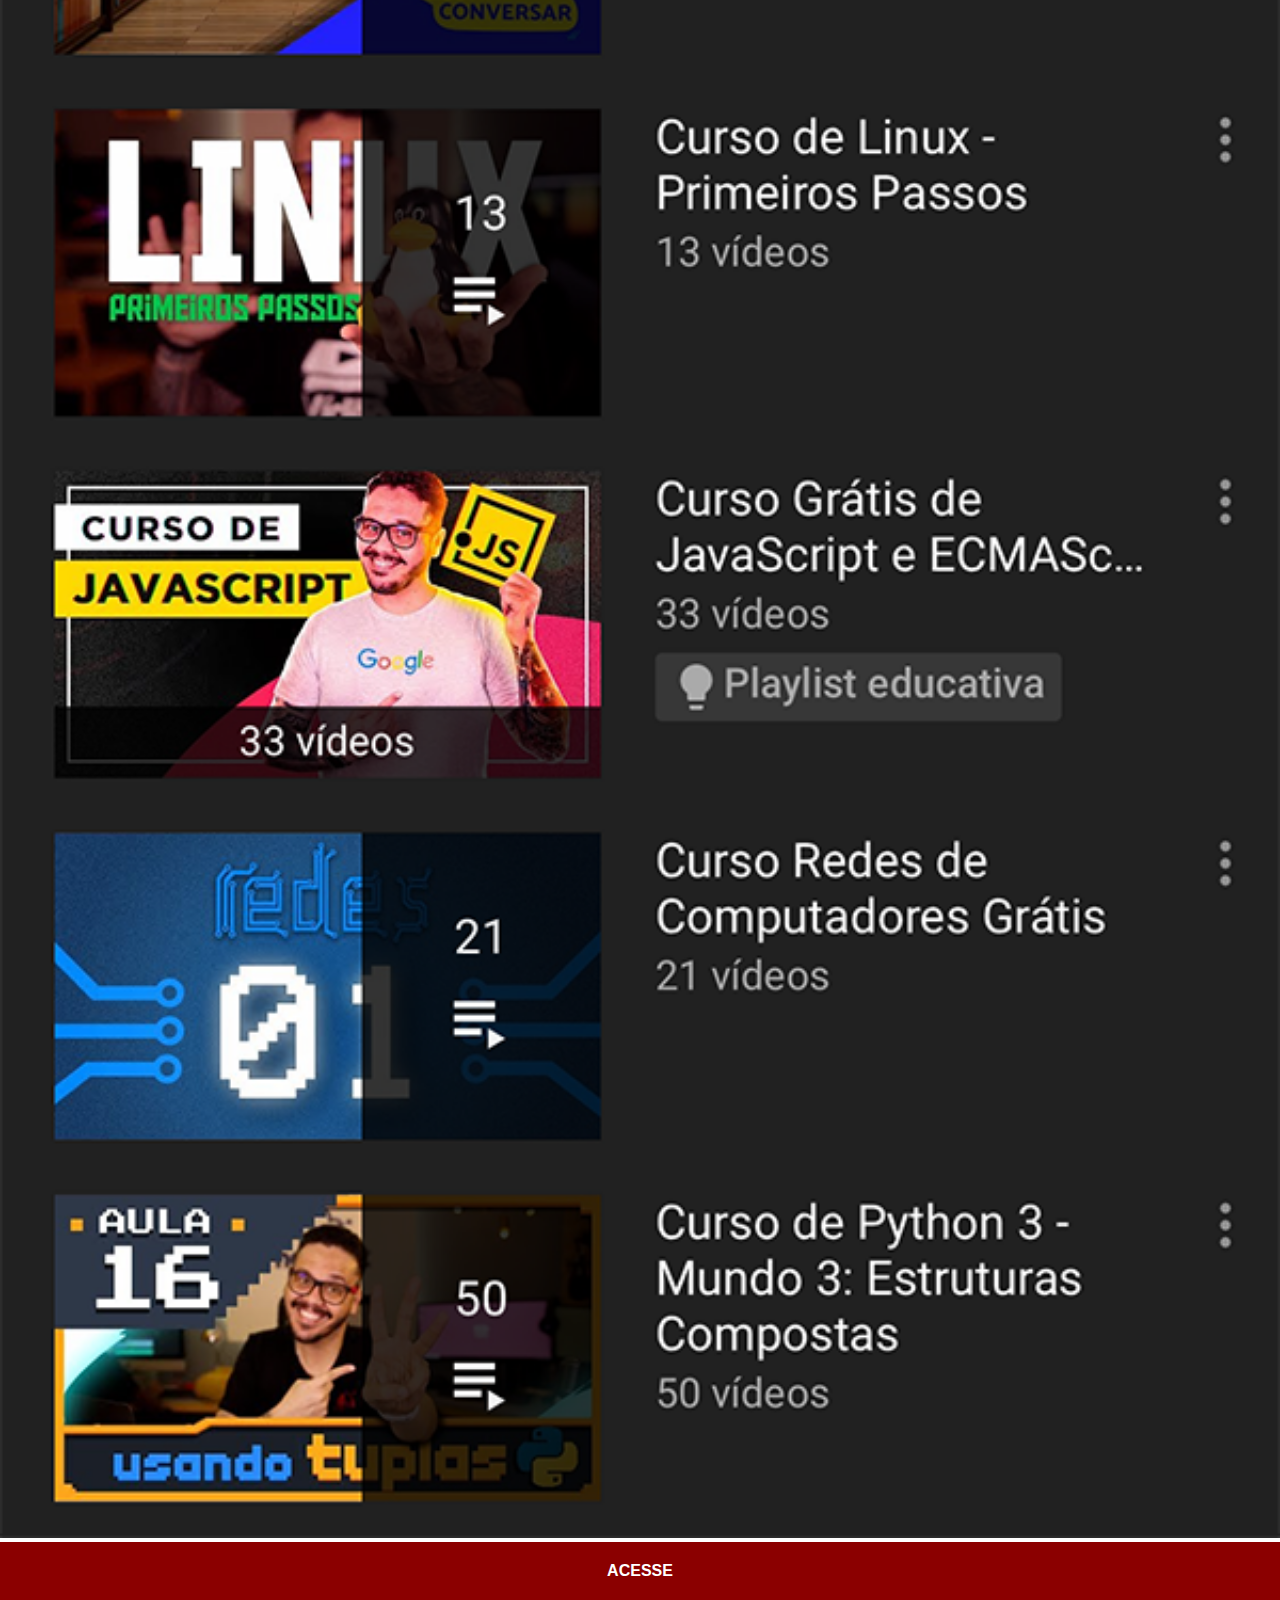
<file: youtube.html>
<!DOCTYPE html>
<html lang="pt-br">
<head>
    <meta charset="UTF-8">
    <meta http-equiv="X-UA-Compatible" content="IE=edge">
    <meta name="viewport" content="width=device-width, initial-scale=1.0">
    <title>Document</title>
    <link rel="stylesheet" href="estilos/social.css">
</head>
<body>
    <img src="imagens/tela-youtube.png" alt="tela youtube"><a href="https://www.youtube.com/@cursoemvideo" target="_blank">ACESSE</a>
</body>
</html>
</file>
<file: estilos/style.css>
@charset "UTF-8";

* {
    margin: 0px;
    padding: 0px;
    font-family: Arial, Helvetica, sans-serif;
}
body, html {
    height: 100vh;
    width: 100vw;
    background-color: black;
}
body {
    background-image: url(../imagens/fundo-madeira.jpg);
    background-repeat: no-repeat;
    background-size: cover;
    background-attachment: fixed;
}
main {
    height: 100vh;
    position: relative;
    background-position: center center;
}
section#telefone {
    position: absolute;
    top: 50%;
    left: 50%;
    transform: translate(-50%, -50%);
    height: 627px;
    width: 311px;
    background-image: url(../imagens/frame-iphone.png);
    background-repeat: no-repeat;
}
#tela {
    position: relative;
    top: 80px;
    left: 22px;
    width: 266px;
    height: 471px;
}
#redes-sociais img {
    border-radius: 100%;
    width: 50px;
    margin: 10px;
    box-shadow: 2px 2px 5px rgba(0, 0, 0, 0.566);
    box-sizing: border-box;
}
section#redes-sociais {
    text-align: right;
}
#redes-sociais img:hover {
    border: 2px solid rgba(255, 255, 255, 0.692);
    transition: 0.3s;
    transform: translate(-3px, -3px);
    box-shadow: 5px 5px 10px rgba(0, 0, 0, 0.522);
}
</file>
<file: estilos/social.css>
@charset "UTF-8";

* {
    padding: 0px;
    margin: 0px;
    font-family: Arial, Helvetica, sans-serif;
}
::-webkit-scrollbar {
    width: 0px;
    height: 0px;
}
img {
    width: 100vw;
}
a {
    display: block;
    background-color: darkred;
    padding: 20px;
    text-align: center;
    text-decoration: none;
    font-weight: bolder;
    color: white;
}
a:hover {
    background-color: red;
    transition: 1s;
}
</file>
